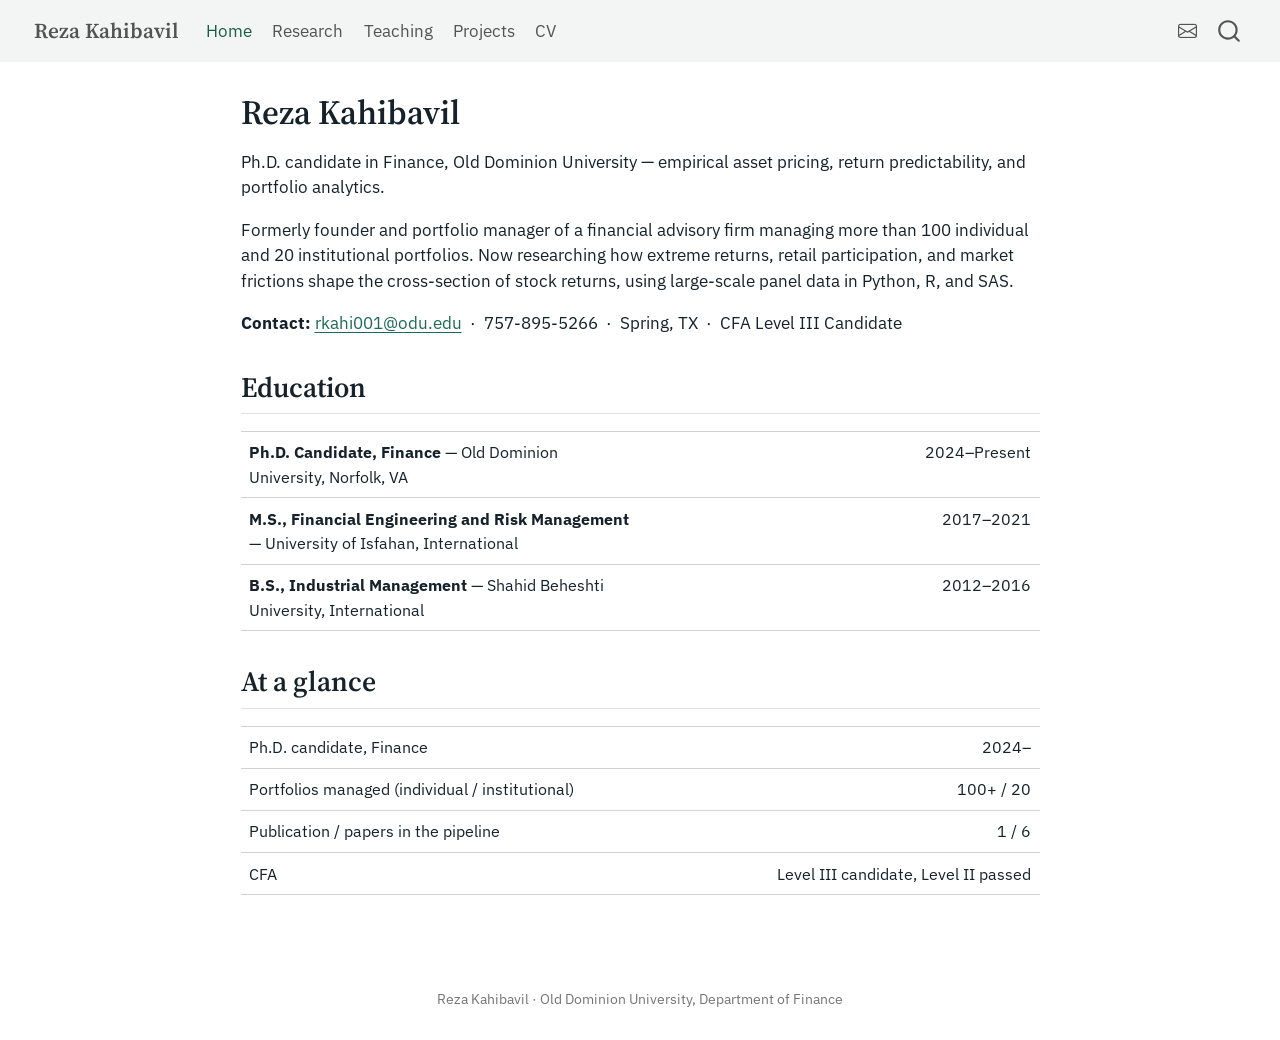
<file: docs/index.html>
<!DOCTYPE html>
<html xmlns="http://www.w3.org/1999/xhtml" lang="en" xml:lang="en"><head>

<meta charset="utf-8">
<meta name="generator" content="quarto-1.8.24">

<meta name="viewport" content="width=device-width, initial-scale=1.0, user-scalable=yes">


<title>Reza Kahibavil</title>
<style>
code{white-space: pre-wrap;}
span.smallcaps{font-variant: small-caps;}
div.columns{display: flex; gap: min(4vw, 1.5em);}
div.column{flex: auto; overflow-x: auto;}
div.hanging-indent{margin-left: 1.5em; text-indent: -1.5em;}
ul.task-list{list-style: none;}
ul.task-list li input[type="checkbox"] {
  width: 0.8em;
  margin: 0 0.8em 0.2em -1em; /* quarto-specific, see https://github.com/quarto-dev/quarto-cli/issues/4556 */ 
  vertical-align: middle;
}
</style>


<script src="site_libs/quarto-nav/quarto-nav.js"></script>
<script src="site_libs/quarto-nav/headroom.min.js"></script>
<script src="site_libs/clipboard/clipboard.min.js"></script>
<script src="site_libs/quarto-search/autocomplete.umd.js"></script>
<script src="site_libs/quarto-search/fuse.min.js"></script>
<script src="site_libs/quarto-search/quarto-search.js"></script>
<meta name="quarto:offset" content="./">
<link href="./assets/favicon.svg" rel="icon" type="image/svg+xml">
<script src="site_libs/quarto-html/quarto.js" type="module"></script>
<script src="site_libs/quarto-html/tabsets/tabsets.js" type="module"></script>
<script src="site_libs/quarto-html/axe/axe-check.js" type="module"></script>
<script src="site_libs/quarto-html/popper.min.js"></script>
<script src="site_libs/quarto-html/tippy.umd.min.js"></script>
<script src="site_libs/quarto-html/anchor.min.js"></script>
<link href="site_libs/quarto-html/tippy.css" rel="stylesheet">
<link href="site_libs/quarto-html/quarto-syntax-highlighting-dc55a5b9e770e841cd82e46aadbfb9b0.css" rel="stylesheet" id="quarto-text-highlighting-styles">
<script src="site_libs/bootstrap/bootstrap.min.js"></script>
<link href="site_libs/bootstrap/bootstrap-icons.css" rel="stylesheet">
<link href="site_libs/bootstrap/bootstrap-ba076bffc1203888888d5429547e9f0f.min.css" rel="stylesheet" append-hash="true" id="quarto-bootstrap" data-mode="light">
<script id="quarto-search-options" type="application/json">{
  "location": "navbar",
  "copy-button": false,
  "collapse-after": 3,
  "panel-placement": "end",
  "type": "overlay",
  "limit": 50,
  "keyboard-shortcut": [
    "f",
    "/",
    "s"
  ],
  "show-item-context": false,
  "language": {
    "search-no-results-text": "No results",
    "search-matching-documents-text": "matching documents",
    "search-copy-link-title": "Copy link to search",
    "search-hide-matches-text": "Hide additional matches",
    "search-more-match-text": "more match in this document",
    "search-more-matches-text": "more matches in this document",
    "search-clear-button-title": "Clear",
    "search-text-placeholder": "",
    "search-detached-cancel-button-title": "Cancel",
    "search-submit-button-title": "Submit",
    "search-label": "Search"
  }
}</script>


<meta property="og:title" content="Reza Kahibavil">
<meta property="og:description" content="Ph.D.&nbsp;candidate in Finance at Old Dominion University — empirical asset pricing, return predictability, and portfolio analytics.">
<meta property="og:site_name" content="Reza Kahibavil">
<meta name="twitter:title" content="Reza Kahibavil">
<meta name="twitter:description" content="Ph.D.&nbsp;candidate in Finance at Old Dominion University — empirical asset pricing, return predictability, and portfolio analytics.">
<meta name="twitter:card" content="summary">
</head>

<body class="nav-fixed fullcontent quarto-light">

<div id="quarto-search-results"></div>
  <header id="quarto-header" class="headroom fixed-top">
    <nav class="navbar navbar-expand-lg " data-bs-theme="dark">
      <div class="navbar-container container-fluid">
      <div class="navbar-brand-container mx-auto">
    <a href="./index.html" class="navbar-brand navbar-brand-logo">
    </a>
    <a class="navbar-brand" href="./index.html">
    <span class="navbar-title">Reza Kahibavil</span>
    </a>
  </div>
            <div id="quarto-search" class="" title="Search"></div>
          <button class="navbar-toggler" type="button" data-bs-toggle="collapse" data-bs-target="#navbarCollapse" aria-controls="navbarCollapse" role="menu" aria-expanded="false" aria-label="Toggle navigation" onclick="if (window.quartoToggleHeadroom) { window.quartoToggleHeadroom(); }">
  <span class="navbar-toggler-icon"></span>
</button>
          <div class="collapse navbar-collapse" id="navbarCollapse">
            <ul class="navbar-nav navbar-nav-scroll me-auto">
  <li class="nav-item">
    <a class="nav-link active" href="./index.html" aria-current="page"> 
<span class="menu-text">Home</span></a>
  </li>  
  <li class="nav-item">
    <a class="nav-link" href="./research.html"> 
<span class="menu-text">Research</span></a>
  </li>  
  <li class="nav-item">
    <a class="nav-link" href="./teaching.html"> 
<span class="menu-text">Teaching</span></a>
  </li>  
  <li class="nav-item">
    <a class="nav-link" href="./projects.html"> 
<span class="menu-text">Projects</span></a>
  </li>  
  <li class="nav-item">
    <a class="nav-link" href="./cv.html"> 
<span class="menu-text">CV</span></a>
  </li>  
</ul>
            <ul class="navbar-nav navbar-nav-scroll ms-auto">
  <li class="nav-item compact">
    <a class="nav-link" href="mailto:rkahi001@odu.edu"> <i class="bi bi-envelope" role="img" aria-label="Email">
</i> 
<span class="menu-text"></span></a>
  </li>  
</ul>
          </div> <!-- /navcollapse -->
            <div class="quarto-navbar-tools">
</div>
      </div> <!-- /container-fluid -->
    </nav>
</header>
<!-- content -->
<div id="quarto-content" class="quarto-container page-columns page-rows-contents page-layout-article page-navbar">
<!-- sidebar -->
<!-- margin-sidebar -->
    
<!-- main -->
<main class="content" id="quarto-document-content">

<header id="title-block-header" class="quarto-title-block default">
<div class="quarto-title">
<h1 class="title">Reza Kahibavil</h1>
</div>



<div class="quarto-title-meta">

    
  
    
  </div>
  


</header>


<p>Ph.D.&nbsp;candidate in Finance, Old Dominion University — empirical asset pricing, return predictability, and portfolio analytics.</p>
<p>Formerly founder and portfolio manager of a financial advisory firm managing more than 100 individual and 20 institutional portfolios. Now researching how extreme returns, retail participation, and market frictions shape the cross-section of stock returns, using large-scale panel data in Python, R, and SAS.</p>
<p><strong>Contact:</strong> <a href="mailto:rkahi001@odu.edu">rkahi001@odu.edu</a> &nbsp;·&nbsp; 757-895-5266 &nbsp;·&nbsp; Spring, TX &nbsp;·&nbsp; CFA Level III Candidate</p>
<section id="education" class="level2">
<h2 class="anchored" data-anchor-id="education">Education</h2>
<table class="ledger-table caption-top table">
<colgroup>
<col style="width: 50%">
<col style="width: 50%">
</colgroup>
<tbody>
<tr class="odd">
<td style="text-align: left;"><strong>Ph.D.&nbsp;Candidate, Finance</strong> — Old Dominion University, Norfolk, VA</td>
<td style="text-align: right;">2024–Present</td>
</tr>
<tr class="even">
<td style="text-align: left;"><strong>M.S., Financial Engineering and Risk Management</strong> — University of Isfahan, International</td>
<td style="text-align: right;">2017–2021</td>
</tr>
<tr class="odd">
<td style="text-align: left;"><strong>B.S., Industrial Management</strong> — Shahid Beheshti University, International</td>
<td style="text-align: right;">2012–2016</td>
</tr>
</tbody>
</table>
</section>
<section id="at-a-glance" class="level2">
<h2 class="anchored" data-anchor-id="at-a-glance">At a glance</h2>
<table class="ledger-table caption-top table">
<tbody>
<tr class="odd">
<td style="text-align: left;">Ph.D.&nbsp;candidate, Finance</td>
<td style="text-align: right;">2024–</td>
</tr>
<tr class="even">
<td style="text-align: left;">Portfolios managed (individual / institutional)</td>
<td style="text-align: right;">100+ / 20</td>
</tr>
<tr class="odd">
<td style="text-align: left;">Publication / papers in the pipeline</td>
<td style="text-align: right;">1 / 6</td>
</tr>
<tr class="even">
<td style="text-align: left;">CFA</td>
<td style="text-align: right;">Level III candidate, Level II passed</td>
</tr>
</tbody>
</table>


</section>

</main> <!-- /main -->
<script id="quarto-html-after-body" type="application/javascript">
  window.document.addEventListener("DOMContentLoaded", function (event) {
    const icon = "";
    const anchorJS = new window.AnchorJS();
    anchorJS.options = {
      placement: 'right',
      icon: icon
    };
    anchorJS.add('.anchored');
    const isCodeAnnotation = (el) => {
      for (const clz of el.classList) {
        if (clz.startsWith('code-annotation-')) {                     
          return true;
        }
      }
      return false;
    }
    const onCopySuccess = function(e) {
      // button target
      const button = e.trigger;
      // don't keep focus
      button.blur();
      // flash "checked"
      button.classList.add('code-copy-button-checked');
      var currentTitle = button.getAttribute("title");
      button.setAttribute("title", "Copied!");
      let tooltip;
      if (window.bootstrap) {
        button.setAttribute("data-bs-toggle", "tooltip");
        button.setAttribute("data-bs-placement", "left");
        button.setAttribute("data-bs-title", "Copied!");
        tooltip = new bootstrap.Tooltip(button, 
          { trigger: "manual", 
            customClass: "code-copy-button-tooltip",
            offset: [0, -8]});
        tooltip.show();    
      }
      setTimeout(function() {
        if (tooltip) {
          tooltip.hide();
          button.removeAttribute("data-bs-title");
          button.removeAttribute("data-bs-toggle");
          button.removeAttribute("data-bs-placement");
        }
        button.setAttribute("title", currentTitle);
        button.classList.remove('code-copy-button-checked');
      }, 1000);
      // clear code selection
      e.clearSelection();
    }
    const getTextToCopy = function(trigger) {
      const outerScaffold = trigger.parentElement.cloneNode(true);
      const codeEl = outerScaffold.querySelector('code');
      for (const childEl of codeEl.children) {
        if (isCodeAnnotation(childEl)) {
          childEl.remove();
        }
      }
      return codeEl.innerText;
    }
    const clipboard = new window.ClipboardJS('.code-copy-button:not([data-in-quarto-modal])', {
      text: getTextToCopy
    });
    clipboard.on('success', onCopySuccess);
    if (window.document.getElementById('quarto-embedded-source-code-modal')) {
      const clipboardModal = new window.ClipboardJS('.code-copy-button[data-in-quarto-modal]', {
        text: getTextToCopy,
        container: window.document.getElementById('quarto-embedded-source-code-modal')
      });
      clipboardModal.on('success', onCopySuccess);
    }
      var localhostRegex = new RegExp(/^(?:http|https):\/\/localhost\:?[0-9]*\//);
      var mailtoRegex = new RegExp(/^mailto:/);
        var filterRegex = new RegExp("https:\/\/rezzza93\.github\.io\/Reza_Site\/");
      var isInternal = (href) => {
          return filterRegex.test(href) || localhostRegex.test(href) || mailtoRegex.test(href);
      }
      // Inspect non-navigation links and adorn them if external
     var links = window.document.querySelectorAll('a[href]:not(.nav-link):not(.navbar-brand):not(.toc-action):not(.sidebar-link):not(.sidebar-item-toggle):not(.pagination-link):not(.no-external):not([aria-hidden]):not(.dropdown-item):not(.quarto-navigation-tool):not(.about-link)');
      for (var i=0; i<links.length; i++) {
        const link = links[i];
        if (!isInternal(link.href)) {
          // undo the damage that might have been done by quarto-nav.js in the case of
          // links that we want to consider external
          if (link.dataset.originalHref !== undefined) {
            link.href = link.dataset.originalHref;
          }
            // target, if specified
            link.setAttribute("target", "_blank");
            if (link.getAttribute("rel") === null) {
              link.setAttribute("rel", "noopener");
            }
        }
      }
    function tippyHover(el, contentFn, onTriggerFn, onUntriggerFn) {
      const config = {
        allowHTML: true,
        maxWidth: 500,
        delay: 100,
        arrow: false,
        appendTo: function(el) {
            return el.parentElement;
        },
        interactive: true,
        interactiveBorder: 10,
        theme: 'quarto',
        placement: 'bottom-start',
      };
      if (contentFn) {
        config.content = contentFn;
      }
      if (onTriggerFn) {
        config.onTrigger = onTriggerFn;
      }
      if (onUntriggerFn) {
        config.onUntrigger = onUntriggerFn;
      }
      window.tippy(el, config); 
    }
    const noterefs = window.document.querySelectorAll('a[role="doc-noteref"]');
    for (var i=0; i<noterefs.length; i++) {
      const ref = noterefs[i];
      tippyHover(ref, function() {
        // use id or data attribute instead here
        let href = ref.getAttribute('data-footnote-href') || ref.getAttribute('href');
        try { href = new URL(href).hash; } catch {}
        const id = href.replace(/^#\/?/, "");
        const note = window.document.getElementById(id);
        if (note) {
          return note.innerHTML;
        } else {
          return "";
        }
      });
    }
    const xrefs = window.document.querySelectorAll('a.quarto-xref');
    const processXRef = (id, note) => {
      // Strip column container classes
      const stripColumnClz = (el) => {
        el.classList.remove("page-full", "page-columns");
        if (el.children) {
          for (const child of el.children) {
            stripColumnClz(child);
          }
        }
      }
      stripColumnClz(note)
      if (id === null || id.startsWith('sec-')) {
        // Special case sections, only their first couple elements
        const container = document.createElement("div");
        if (note.children && note.children.length > 2) {
          container.appendChild(note.children[0].cloneNode(true));
          for (let i = 1; i < note.children.length; i++) {
            const child = note.children[i];
            if (child.tagName === "P" && child.innerText === "") {
              continue;
            } else {
              container.appendChild(child.cloneNode(true));
              break;
            }
          }
          if (window.Quarto?.typesetMath) {
            window.Quarto.typesetMath(container);
          }
          return container.innerHTML
        } else {
          if (window.Quarto?.typesetMath) {
            window.Quarto.typesetMath(note);
          }
          return note.innerHTML;
        }
      } else {
        // Remove any anchor links if they are present
        const anchorLink = note.querySelector('a.anchorjs-link');
        if (anchorLink) {
          anchorLink.remove();
        }
        if (window.Quarto?.typesetMath) {
          window.Quarto.typesetMath(note);
        }
        if (note.classList.contains("callout")) {
          return note.outerHTML;
        } else {
          return note.innerHTML;
        }
      }
    }
    for (var i=0; i<xrefs.length; i++) {
      const xref = xrefs[i];
      tippyHover(xref, undefined, function(instance) {
        instance.disable();
        let url = xref.getAttribute('href');
        let hash = undefined; 
        if (url.startsWith('#')) {
          hash = url;
        } else {
          try { hash = new URL(url).hash; } catch {}
        }
        if (hash) {
          const id = hash.replace(/^#\/?/, "");
          const note = window.document.getElementById(id);
          if (note !== null) {
            try {
              const html = processXRef(id, note.cloneNode(true));
              instance.setContent(html);
            } finally {
              instance.enable();
              instance.show();
            }
          } else {
            // See if we can fetch this
            fetch(url.split('#')[0])
            .then(res => res.text())
            .then(html => {
              const parser = new DOMParser();
              const htmlDoc = parser.parseFromString(html, "text/html");
              const note = htmlDoc.getElementById(id);
              if (note !== null) {
                const html = processXRef(id, note);
                instance.setContent(html);
              } 
            }).finally(() => {
              instance.enable();
              instance.show();
            });
          }
        } else {
          // See if we can fetch a full url (with no hash to target)
          // This is a special case and we should probably do some content thinning / targeting
          fetch(url)
          .then(res => res.text())
          .then(html => {
            const parser = new DOMParser();
            const htmlDoc = parser.parseFromString(html, "text/html");
            const note = htmlDoc.querySelector('main.content');
            if (note !== null) {
              // This should only happen for chapter cross references
              // (since there is no id in the URL)
              // remove the first header
              if (note.children.length > 0 && note.children[0].tagName === "HEADER") {
                note.children[0].remove();
              }
              const html = processXRef(null, note);
              instance.setContent(html);
            } 
          }).finally(() => {
            instance.enable();
            instance.show();
          });
        }
      }, function(instance) {
      });
    }
        let selectedAnnoteEl;
        const selectorForAnnotation = ( cell, annotation) => {
          let cellAttr = 'data-code-cell="' + cell + '"';
          let lineAttr = 'data-code-annotation="' +  annotation + '"';
          const selector = 'span[' + cellAttr + '][' + lineAttr + ']';
          return selector;
        }
        const selectCodeLines = (annoteEl) => {
          const doc = window.document;
          const targetCell = annoteEl.getAttribute("data-target-cell");
          const targetAnnotation = annoteEl.getAttribute("data-target-annotation");
          const annoteSpan = window.document.querySelector(selectorForAnnotation(targetCell, targetAnnotation));
          const lines = annoteSpan.getAttribute("data-code-lines").split(",");
          const lineIds = lines.map((line) => {
            return targetCell + "-" + line;
          })
          let top = null;
          let height = null;
          let parent = null;
          if (lineIds.length > 0) {
              //compute the position of the single el (top and bottom and make a div)
              const el = window.document.getElementById(lineIds[0]);
              top = el.offsetTop;
              height = el.offsetHeight;
              parent = el.parentElement.parentElement;
            if (lineIds.length > 1) {
              const lastEl = window.document.getElementById(lineIds[lineIds.length - 1]);
              const bottom = lastEl.offsetTop + lastEl.offsetHeight;
              height = bottom - top;
            }
            if (top !== null && height !== null && parent !== null) {
              // cook up a div (if necessary) and position it 
              let div = window.document.getElementById("code-annotation-line-highlight");
              if (div === null) {
                div = window.document.createElement("div");
                div.setAttribute("id", "code-annotation-line-highlight");
                div.style.position = 'absolute';
                parent.appendChild(div);
              }
              div.style.top = top - 2 + "px";
              div.style.height = height + 4 + "px";
              div.style.left = 0;
              let gutterDiv = window.document.getElementById("code-annotation-line-highlight-gutter");
              if (gutterDiv === null) {
                gutterDiv = window.document.createElement("div");
                gutterDiv.setAttribute("id", "code-annotation-line-highlight-gutter");
                gutterDiv.style.position = 'absolute';
                const codeCell = window.document.getElementById(targetCell);
                const gutter = codeCell.querySelector('.code-annotation-gutter');
                gutter.appendChild(gutterDiv);
              }
              gutterDiv.style.top = top - 2 + "px";
              gutterDiv.style.height = height + 4 + "px";
            }
            selectedAnnoteEl = annoteEl;
          }
        };
        const unselectCodeLines = () => {
          const elementsIds = ["code-annotation-line-highlight", "code-annotation-line-highlight-gutter"];
          elementsIds.forEach((elId) => {
            const div = window.document.getElementById(elId);
            if (div) {
              div.remove();
            }
          });
          selectedAnnoteEl = undefined;
        };
          // Handle positioning of the toggle
      window.addEventListener(
        "resize",
        throttle(() => {
          elRect = undefined;
          if (selectedAnnoteEl) {
            selectCodeLines(selectedAnnoteEl);
          }
        }, 10)
      );
      function throttle(fn, ms) {
      let throttle = false;
      let timer;
        return (...args) => {
          if(!throttle) { // first call gets through
              fn.apply(this, args);
              throttle = true;
          } else { // all the others get throttled
              if(timer) clearTimeout(timer); // cancel #2
              timer = setTimeout(() => {
                fn.apply(this, args);
                timer = throttle = false;
              }, ms);
          }
        };
      }
        // Attach click handler to the DT
        const annoteDls = window.document.querySelectorAll('dt[data-target-cell]');
        for (const annoteDlNode of annoteDls) {
          annoteDlNode.addEventListener('click', (event) => {
            const clickedEl = event.target;
            if (clickedEl !== selectedAnnoteEl) {
              unselectCodeLines();
              const activeEl = window.document.querySelector('dt[data-target-cell].code-annotation-active');
              if (activeEl) {
                activeEl.classList.remove('code-annotation-active');
              }
              selectCodeLines(clickedEl);
              clickedEl.classList.add('code-annotation-active');
            } else {
              // Unselect the line
              unselectCodeLines();
              clickedEl.classList.remove('code-annotation-active');
            }
          });
        }
    const findCites = (el) => {
      const parentEl = el.parentElement;
      if (parentEl) {
        const cites = parentEl.dataset.cites;
        if (cites) {
          return {
            el,
            cites: cites.split(' ')
          };
        } else {
          return findCites(el.parentElement)
        }
      } else {
        return undefined;
      }
    };
    var bibliorefs = window.document.querySelectorAll('a[role="doc-biblioref"]');
    for (var i=0; i<bibliorefs.length; i++) {
      const ref = bibliorefs[i];
      const citeInfo = findCites(ref);
      if (citeInfo) {
        tippyHover(citeInfo.el, function() {
          var popup = window.document.createElement('div');
          citeInfo.cites.forEach(function(cite) {
            var citeDiv = window.document.createElement('div');
            citeDiv.classList.add('hanging-indent');
            citeDiv.classList.add('csl-entry');
            var biblioDiv = window.document.getElementById('ref-' + cite);
            if (biblioDiv) {
              citeDiv.innerHTML = biblioDiv.innerHTML;
            }
            popup.appendChild(citeDiv);
          });
          return popup.innerHTML;
        });
      }
    }
  });
  </script>
</div> <!-- /content -->
<footer class="footer">
  <div class="nav-footer">
    <div class="nav-footer-left">
      &nbsp;
    </div>   
    <div class="nav-footer-center">
<p>Reza Kahibavil · Old Dominion University, Department of Finance</p>
</div>
    <div class="nav-footer-right">
      &nbsp;
    </div>
  </div>
</footer>




</body></html>
</file>
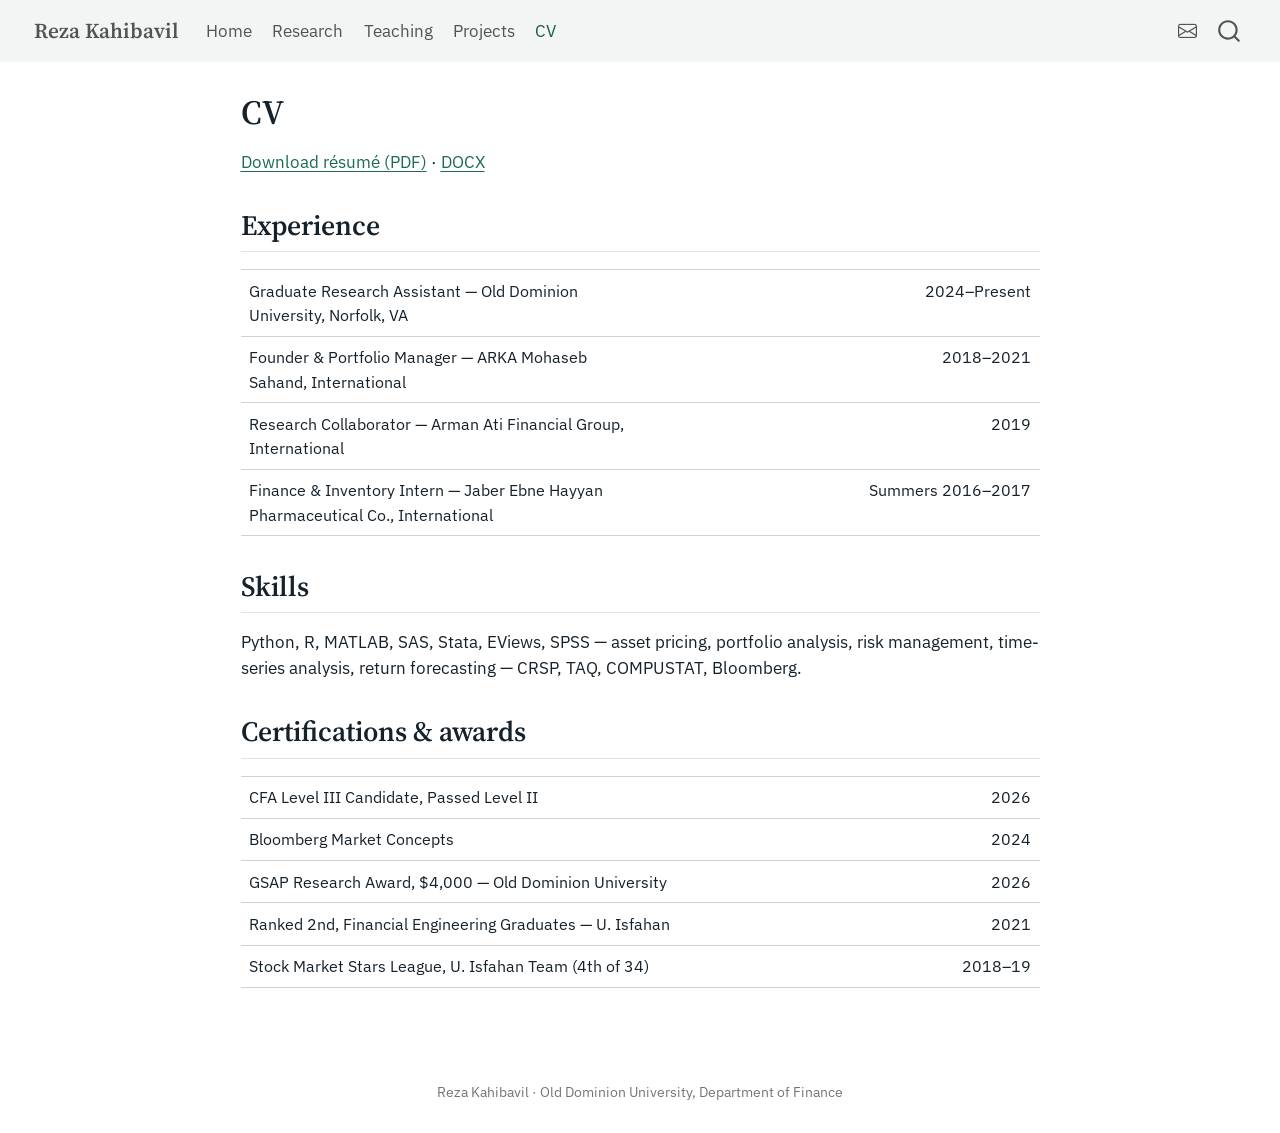
<file: docs/cv.html>
<!DOCTYPE html>
<html xmlns="http://www.w3.org/1999/xhtml" lang="en" xml:lang="en"><head>

<meta charset="utf-8">
<meta name="generator" content="quarto-1.8.24">

<meta name="viewport" content="width=device-width, initial-scale=1.0, user-scalable=yes">


<title>CV – Reza Kahibavil</title>
<style>
code{white-space: pre-wrap;}
span.smallcaps{font-variant: small-caps;}
div.columns{display: flex; gap: min(4vw, 1.5em);}
div.column{flex: auto; overflow-x: auto;}
div.hanging-indent{margin-left: 1.5em; text-indent: -1.5em;}
ul.task-list{list-style: none;}
ul.task-list li input[type="checkbox"] {
  width: 0.8em;
  margin: 0 0.8em 0.2em -1em; /* quarto-specific, see https://github.com/quarto-dev/quarto-cli/issues/4556 */ 
  vertical-align: middle;
}
</style>


<script src="site_libs/quarto-nav/quarto-nav.js"></script>
<script src="site_libs/quarto-nav/headroom.min.js"></script>
<script src="site_libs/clipboard/clipboard.min.js"></script>
<script src="site_libs/quarto-search/autocomplete.umd.js"></script>
<script src="site_libs/quarto-search/fuse.min.js"></script>
<script src="site_libs/quarto-search/quarto-search.js"></script>
<meta name="quarto:offset" content="./">
<link href="./assets/favicon.svg" rel="icon" type="image/svg+xml">
<script src="site_libs/quarto-html/quarto.js" type="module"></script>
<script src="site_libs/quarto-html/tabsets/tabsets.js" type="module"></script>
<script src="site_libs/quarto-html/axe/axe-check.js" type="module"></script>
<script src="site_libs/quarto-html/popper.min.js"></script>
<script src="site_libs/quarto-html/tippy.umd.min.js"></script>
<script src="site_libs/quarto-html/anchor.min.js"></script>
<link href="site_libs/quarto-html/tippy.css" rel="stylesheet">
<link href="site_libs/quarto-html/quarto-syntax-highlighting-dc55a5b9e770e841cd82e46aadbfb9b0.css" rel="stylesheet" id="quarto-text-highlighting-styles">
<script src="site_libs/bootstrap/bootstrap.min.js"></script>
<link href="site_libs/bootstrap/bootstrap-icons.css" rel="stylesheet">
<link href="site_libs/bootstrap/bootstrap-ba076bffc1203888888d5429547e9f0f.min.css" rel="stylesheet" append-hash="true" id="quarto-bootstrap" data-mode="light">
<script id="quarto-search-options" type="application/json">{
  "location": "navbar",
  "copy-button": false,
  "collapse-after": 3,
  "panel-placement": "end",
  "type": "overlay",
  "limit": 50,
  "keyboard-shortcut": [
    "f",
    "/",
    "s"
  ],
  "show-item-context": false,
  "language": {
    "search-no-results-text": "No results",
    "search-matching-documents-text": "matching documents",
    "search-copy-link-title": "Copy link to search",
    "search-hide-matches-text": "Hide additional matches",
    "search-more-match-text": "more match in this document",
    "search-more-matches-text": "more matches in this document",
    "search-clear-button-title": "Clear",
    "search-text-placeholder": "",
    "search-detached-cancel-button-title": "Cancel",
    "search-submit-button-title": "Submit",
    "search-label": "Search"
  }
}</script>


<meta property="og:title" content="CV – Reza Kahibavil">
<meta property="og:description" content="Ph.D.&nbsp;candidate in Finance at Old Dominion University — empirical asset pricing, return predictability, and portfolio analytics.">
<meta property="og:site_name" content="Reza Kahibavil">
<meta name="twitter:title" content="CV – Reza Kahibavil">
<meta name="twitter:description" content="Ph.D.&nbsp;candidate in Finance at Old Dominion University — empirical asset pricing, return predictability, and portfolio analytics.">
<meta name="twitter:card" content="summary">
</head>

<body class="nav-fixed fullcontent quarto-light">

<div id="quarto-search-results"></div>
  <header id="quarto-header" class="headroom fixed-top">
    <nav class="navbar navbar-expand-lg " data-bs-theme="dark">
      <div class="navbar-container container-fluid">
      <div class="navbar-brand-container mx-auto">
    <a href="./index.html" class="navbar-brand navbar-brand-logo">
    </a>
    <a class="navbar-brand" href="./index.html">
    <span class="navbar-title">Reza Kahibavil</span>
    </a>
  </div>
            <div id="quarto-search" class="" title="Search"></div>
          <button class="navbar-toggler" type="button" data-bs-toggle="collapse" data-bs-target="#navbarCollapse" aria-controls="navbarCollapse" role="menu" aria-expanded="false" aria-label="Toggle navigation" onclick="if (window.quartoToggleHeadroom) { window.quartoToggleHeadroom(); }">
  <span class="navbar-toggler-icon"></span>
</button>
          <div class="collapse navbar-collapse" id="navbarCollapse">
            <ul class="navbar-nav navbar-nav-scroll me-auto">
  <li class="nav-item">
    <a class="nav-link" href="./index.html"> 
<span class="menu-text">Home</span></a>
  </li>  
  <li class="nav-item">
    <a class="nav-link" href="./research.html"> 
<span class="menu-text">Research</span></a>
  </li>  
  <li class="nav-item">
    <a class="nav-link" href="./teaching.html"> 
<span class="menu-text">Teaching</span></a>
  </li>  
  <li class="nav-item">
    <a class="nav-link" href="./projects.html"> 
<span class="menu-text">Projects</span></a>
  </li>  
  <li class="nav-item">
    <a class="nav-link active" href="./cv.html" aria-current="page"> 
<span class="menu-text">CV</span></a>
  </li>  
</ul>
            <ul class="navbar-nav navbar-nav-scroll ms-auto">
  <li class="nav-item compact">
    <a class="nav-link" href="mailto:rkahi001@odu.edu"> <i class="bi bi-envelope" role="img" aria-label="Email">
</i> 
<span class="menu-text"></span></a>
  </li>  
</ul>
          </div> <!-- /navcollapse -->
            <div class="quarto-navbar-tools">
</div>
      </div> <!-- /container-fluid -->
    </nav>
</header>
<!-- content -->
<div id="quarto-content" class="quarto-container page-columns page-rows-contents page-layout-article page-navbar">
<!-- sidebar -->
<!-- margin-sidebar -->
    
<!-- main -->
<main class="content" id="quarto-document-content">

<header id="title-block-header" class="quarto-title-block default">
<div class="quarto-title">
<h1 class="title">CV</h1>
</div>



<div class="quarto-title-meta">

    
  
    
  </div>
  


</header>


<p><a href="files/cv/Reza_Kahibavil_Resume.pdf">Download résumé (PDF)</a> · <a href="files/cv/Reza_Kahibavil_Resume.docx">DOCX</a></p>
<section id="experience" class="level2">
<h2 class="anchored" data-anchor-id="experience">Experience</h2>
<table class="ledger-table caption-top table">
<colgroup>
<col style="width: 50%">
<col style="width: 50%">
</colgroup>
<tbody>
<tr class="odd">
<td style="text-align: left;">Graduate Research Assistant — Old Dominion University, Norfolk, VA</td>
<td style="text-align: right;">2024–Present</td>
</tr>
<tr class="even">
<td style="text-align: left;">Founder &amp; Portfolio Manager — ARKA Mohaseb Sahand, International</td>
<td style="text-align: right;">2018–2021</td>
</tr>
<tr class="odd">
<td style="text-align: left;">Research Collaborator — Arman Ati Financial Group, International</td>
<td style="text-align: right;">2019</td>
</tr>
<tr class="even">
<td style="text-align: left;">Finance &amp; Inventory Intern — Jaber Ebne Hayyan Pharmaceutical Co., International</td>
<td style="text-align: right;">Summers 2016–2017</td>
</tr>
</tbody>
</table>
</section>
<section id="skills" class="level2">
<h2 class="anchored" data-anchor-id="skills">Skills</h2>
<p>Python, R, MATLAB, SAS, Stata, EViews, SPSS — asset pricing, portfolio analysis, risk management, time-series analysis, return forecasting — CRSP, TAQ, COMPUSTAT, Bloomberg.</p>
</section>
<section id="certifications-awards" class="level2">
<h2 class="anchored" data-anchor-id="certifications-awards">Certifications &amp; awards</h2>
<table class="ledger-table caption-top table">
<tbody>
<tr class="odd">
<td style="text-align: left;">CFA Level III Candidate, Passed Level II</td>
<td style="text-align: right;">2026</td>
</tr>
<tr class="even">
<td style="text-align: left;">Bloomberg Market Concepts</td>
<td style="text-align: right;">2024</td>
</tr>
<tr class="odd">
<td style="text-align: left;">GSAP Research Award, $4,000 — Old Dominion University</td>
<td style="text-align: right;">2026</td>
</tr>
<tr class="even">
<td style="text-align: left;">Ranked 2nd, Financial Engineering Graduates — U. Isfahan</td>
<td style="text-align: right;">2021</td>
</tr>
<tr class="odd">
<td style="text-align: left;">Stock Market Stars League, U. Isfahan Team (4th of 34)</td>
<td style="text-align: right;">2018–19</td>
</tr>
</tbody>
</table>


</section>

</main> <!-- /main -->
<script id="quarto-html-after-body" type="application/javascript">
  window.document.addEventListener("DOMContentLoaded", function (event) {
    const icon = "";
    const anchorJS = new window.AnchorJS();
    anchorJS.options = {
      placement: 'right',
      icon: icon
    };
    anchorJS.add('.anchored');
    const isCodeAnnotation = (el) => {
      for (const clz of el.classList) {
        if (clz.startsWith('code-annotation-')) {                     
          return true;
        }
      }
      return false;
    }
    const onCopySuccess = function(e) {
      // button target
      const button = e.trigger;
      // don't keep focus
      button.blur();
      // flash "checked"
      button.classList.add('code-copy-button-checked');
      var currentTitle = button.getAttribute("title");
      button.setAttribute("title", "Copied!");
      let tooltip;
      if (window.bootstrap) {
        button.setAttribute("data-bs-toggle", "tooltip");
        button.setAttribute("data-bs-placement", "left");
        button.setAttribute("data-bs-title", "Copied!");
        tooltip = new bootstrap.Tooltip(button, 
          { trigger: "manual", 
            customClass: "code-copy-button-tooltip",
            offset: [0, -8]});
        tooltip.show();    
      }
      setTimeout(function() {
        if (tooltip) {
          tooltip.hide();
          button.removeAttribute("data-bs-title");
          button.removeAttribute("data-bs-toggle");
          button.removeAttribute("data-bs-placement");
        }
        button.setAttribute("title", currentTitle);
        button.classList.remove('code-copy-button-checked');
      }, 1000);
      // clear code selection
      e.clearSelection();
    }
    const getTextToCopy = function(trigger) {
      const outerScaffold = trigger.parentElement.cloneNode(true);
      const codeEl = outerScaffold.querySelector('code');
      for (const childEl of codeEl.children) {
        if (isCodeAnnotation(childEl)) {
          childEl.remove();
        }
      }
      return codeEl.innerText;
    }
    const clipboard = new window.ClipboardJS('.code-copy-button:not([data-in-quarto-modal])', {
      text: getTextToCopy
    });
    clipboard.on('success', onCopySuccess);
    if (window.document.getElementById('quarto-embedded-source-code-modal')) {
      const clipboardModal = new window.ClipboardJS('.code-copy-button[data-in-quarto-modal]', {
        text: getTextToCopy,
        container: window.document.getElementById('quarto-embedded-source-code-modal')
      });
      clipboardModal.on('success', onCopySuccess);
    }
      var localhostRegex = new RegExp(/^(?:http|https):\/\/localhost\:?[0-9]*\//);
      var mailtoRegex = new RegExp(/^mailto:/);
        var filterRegex = new RegExp("https:\/\/rezzza93\.github\.io\/Reza_Site\/");
      var isInternal = (href) => {
          return filterRegex.test(href) || localhostRegex.test(href) || mailtoRegex.test(href);
      }
      // Inspect non-navigation links and adorn them if external
     var links = window.document.querySelectorAll('a[href]:not(.nav-link):not(.navbar-brand):not(.toc-action):not(.sidebar-link):not(.sidebar-item-toggle):not(.pagination-link):not(.no-external):not([aria-hidden]):not(.dropdown-item):not(.quarto-navigation-tool):not(.about-link)');
      for (var i=0; i<links.length; i++) {
        const link = links[i];
        if (!isInternal(link.href)) {
          // undo the damage that might have been done by quarto-nav.js in the case of
          // links that we want to consider external
          if (link.dataset.originalHref !== undefined) {
            link.href = link.dataset.originalHref;
          }
            // target, if specified
            link.setAttribute("target", "_blank");
            if (link.getAttribute("rel") === null) {
              link.setAttribute("rel", "noopener");
            }
        }
      }
    function tippyHover(el, contentFn, onTriggerFn, onUntriggerFn) {
      const config = {
        allowHTML: true,
        maxWidth: 500,
        delay: 100,
        arrow: false,
        appendTo: function(el) {
            return el.parentElement;
        },
        interactive: true,
        interactiveBorder: 10,
        theme: 'quarto',
        placement: 'bottom-start',
      };
      if (contentFn) {
        config.content = contentFn;
      }
      if (onTriggerFn) {
        config.onTrigger = onTriggerFn;
      }
      if (onUntriggerFn) {
        config.onUntrigger = onUntriggerFn;
      }
      window.tippy(el, config); 
    }
    const noterefs = window.document.querySelectorAll('a[role="doc-noteref"]');
    for (var i=0; i<noterefs.length; i++) {
      const ref = noterefs[i];
      tippyHover(ref, function() {
        // use id or data attribute instead here
        let href = ref.getAttribute('data-footnote-href') || ref.getAttribute('href');
        try { href = new URL(href).hash; } catch {}
        const id = href.replace(/^#\/?/, "");
        const note = window.document.getElementById(id);
        if (note) {
          return note.innerHTML;
        } else {
          return "";
        }
      });
    }
    const xrefs = window.document.querySelectorAll('a.quarto-xref');
    const processXRef = (id, note) => {
      // Strip column container classes
      const stripColumnClz = (el) => {
        el.classList.remove("page-full", "page-columns");
        if (el.children) {
          for (const child of el.children) {
            stripColumnClz(child);
          }
        }
      }
      stripColumnClz(note)
      if (id === null || id.startsWith('sec-')) {
        // Special case sections, only their first couple elements
        const container = document.createElement("div");
        if (note.children && note.children.length > 2) {
          container.appendChild(note.children[0].cloneNode(true));
          for (let i = 1; i < note.children.length; i++) {
            const child = note.children[i];
            if (child.tagName === "P" && child.innerText === "") {
              continue;
            } else {
              container.appendChild(child.cloneNode(true));
              break;
            }
          }
          if (window.Quarto?.typesetMath) {
            window.Quarto.typesetMath(container);
          }
          return container.innerHTML
        } else {
          if (window.Quarto?.typesetMath) {
            window.Quarto.typesetMath(note);
          }
          return note.innerHTML;
        }
      } else {
        // Remove any anchor links if they are present
        const anchorLink = note.querySelector('a.anchorjs-link');
        if (anchorLink) {
          anchorLink.remove();
        }
        if (window.Quarto?.typesetMath) {
          window.Quarto.typesetMath(note);
        }
        if (note.classList.contains("callout")) {
          return note.outerHTML;
        } else {
          return note.innerHTML;
        }
      }
    }
    for (var i=0; i<xrefs.length; i++) {
      const xref = xrefs[i];
      tippyHover(xref, undefined, function(instance) {
        instance.disable();
        let url = xref.getAttribute('href');
        let hash = undefined; 
        if (url.startsWith('#')) {
          hash = url;
        } else {
          try { hash = new URL(url).hash; } catch {}
        }
        if (hash) {
          const id = hash.replace(/^#\/?/, "");
          const note = window.document.getElementById(id);
          if (note !== null) {
            try {
              const html = processXRef(id, note.cloneNode(true));
              instance.setContent(html);
            } finally {
              instance.enable();
              instance.show();
            }
          } else {
            // See if we can fetch this
            fetch(url.split('#')[0])
            .then(res => res.text())
            .then(html => {
              const parser = new DOMParser();
              const htmlDoc = parser.parseFromString(html, "text/html");
              const note = htmlDoc.getElementById(id);
              if (note !== null) {
                const html = processXRef(id, note);
                instance.setContent(html);
              } 
            }).finally(() => {
              instance.enable();
              instance.show();
            });
          }
        } else {
          // See if we can fetch a full url (with no hash to target)
          // This is a special case and we should probably do some content thinning / targeting
          fetch(url)
          .then(res => res.text())
          .then(html => {
            const parser = new DOMParser();
            const htmlDoc = parser.parseFromString(html, "text/html");
            const note = htmlDoc.querySelector('main.content');
            if (note !== null) {
              // This should only happen for chapter cross references
              // (since there is no id in the URL)
              // remove the first header
              if (note.children.length > 0 && note.children[0].tagName === "HEADER") {
                note.children[0].remove();
              }
              const html = processXRef(null, note);
              instance.setContent(html);
            } 
          }).finally(() => {
            instance.enable();
            instance.show();
          });
        }
      }, function(instance) {
      });
    }
        let selectedAnnoteEl;
        const selectorForAnnotation = ( cell, annotation) => {
          let cellAttr = 'data-code-cell="' + cell + '"';
          let lineAttr = 'data-code-annotation="' +  annotation + '"';
          const selector = 'span[' + cellAttr + '][' + lineAttr + ']';
          return selector;
        }
        const selectCodeLines = (annoteEl) => {
          const doc = window.document;
          const targetCell = annoteEl.getAttribute("data-target-cell");
          const targetAnnotation = annoteEl.getAttribute("data-target-annotation");
          const annoteSpan = window.document.querySelector(selectorForAnnotation(targetCell, targetAnnotation));
          const lines = annoteSpan.getAttribute("data-code-lines").split(",");
          const lineIds = lines.map((line) => {
            return targetCell + "-" + line;
          })
          let top = null;
          let height = null;
          let parent = null;
          if (lineIds.length > 0) {
              //compute the position of the single el (top and bottom and make a div)
              const el = window.document.getElementById(lineIds[0]);
              top = el.offsetTop;
              height = el.offsetHeight;
              parent = el.parentElement.parentElement;
            if (lineIds.length > 1) {
              const lastEl = window.document.getElementById(lineIds[lineIds.length - 1]);
              const bottom = lastEl.offsetTop + lastEl.offsetHeight;
              height = bottom - top;
            }
            if (top !== null && height !== null && parent !== null) {
              // cook up a div (if necessary) and position it 
              let div = window.document.getElementById("code-annotation-line-highlight");
              if (div === null) {
                div = window.document.createElement("div");
                div.setAttribute("id", "code-annotation-line-highlight");
                div.style.position = 'absolute';
                parent.appendChild(div);
              }
              div.style.top = top - 2 + "px";
              div.style.height = height + 4 + "px";
              div.style.left = 0;
              let gutterDiv = window.document.getElementById("code-annotation-line-highlight-gutter");
              if (gutterDiv === null) {
                gutterDiv = window.document.createElement("div");
                gutterDiv.setAttribute("id", "code-annotation-line-highlight-gutter");
                gutterDiv.style.position = 'absolute';
                const codeCell = window.document.getElementById(targetCell);
                const gutter = codeCell.querySelector('.code-annotation-gutter');
                gutter.appendChild(gutterDiv);
              }
              gutterDiv.style.top = top - 2 + "px";
              gutterDiv.style.height = height + 4 + "px";
            }
            selectedAnnoteEl = annoteEl;
          }
        };
        const unselectCodeLines = () => {
          const elementsIds = ["code-annotation-line-highlight", "code-annotation-line-highlight-gutter"];
          elementsIds.forEach((elId) => {
            const div = window.document.getElementById(elId);
            if (div) {
              div.remove();
            }
          });
          selectedAnnoteEl = undefined;
        };
          // Handle positioning of the toggle
      window.addEventListener(
        "resize",
        throttle(() => {
          elRect = undefined;
          if (selectedAnnoteEl) {
            selectCodeLines(selectedAnnoteEl);
          }
        }, 10)
      );
      function throttle(fn, ms) {
      let throttle = false;
      let timer;
        return (...args) => {
          if(!throttle) { // first call gets through
              fn.apply(this, args);
              throttle = true;
          } else { // all the others get throttled
              if(timer) clearTimeout(timer); // cancel #2
              timer = setTimeout(() => {
                fn.apply(this, args);
                timer = throttle = false;
              }, ms);
          }
        };
      }
        // Attach click handler to the DT
        const annoteDls = window.document.querySelectorAll('dt[data-target-cell]');
        for (const annoteDlNode of annoteDls) {
          annoteDlNode.addEventListener('click', (event) => {
            const clickedEl = event.target;
            if (clickedEl !== selectedAnnoteEl) {
              unselectCodeLines();
              const activeEl = window.document.querySelector('dt[data-target-cell].code-annotation-active');
              if (activeEl) {
                activeEl.classList.remove('code-annotation-active');
              }
              selectCodeLines(clickedEl);
              clickedEl.classList.add('code-annotation-active');
            } else {
              // Unselect the line
              unselectCodeLines();
              clickedEl.classList.remove('code-annotation-active');
            }
          });
        }
    const findCites = (el) => {
      const parentEl = el.parentElement;
      if (parentEl) {
        const cites = parentEl.dataset.cites;
        if (cites) {
          return {
            el,
            cites: cites.split(' ')
          };
        } else {
          return findCites(el.parentElement)
        }
      } else {
        return undefined;
      }
    };
    var bibliorefs = window.document.querySelectorAll('a[role="doc-biblioref"]');
    for (var i=0; i<bibliorefs.length; i++) {
      const ref = bibliorefs[i];
      const citeInfo = findCites(ref);
      if (citeInfo) {
        tippyHover(citeInfo.el, function() {
          var popup = window.document.createElement('div');
          citeInfo.cites.forEach(function(cite) {
            var citeDiv = window.document.createElement('div');
            citeDiv.classList.add('hanging-indent');
            citeDiv.classList.add('csl-entry');
            var biblioDiv = window.document.getElementById('ref-' + cite);
            if (biblioDiv) {
              citeDiv.innerHTML = biblioDiv.innerHTML;
            }
            popup.appendChild(citeDiv);
          });
          return popup.innerHTML;
        });
      }
    }
  });
  </script>
</div> <!-- /content -->
<footer class="footer">
  <div class="nav-footer">
    <div class="nav-footer-left">
      &nbsp;
    </div>   
    <div class="nav-footer-center">
<p>Reza Kahibavil · Old Dominion University, Department of Finance</p>
</div>
    <div class="nav-footer-right">
      &nbsp;
    </div>
  </div>
</footer>




</body></html>
</file>
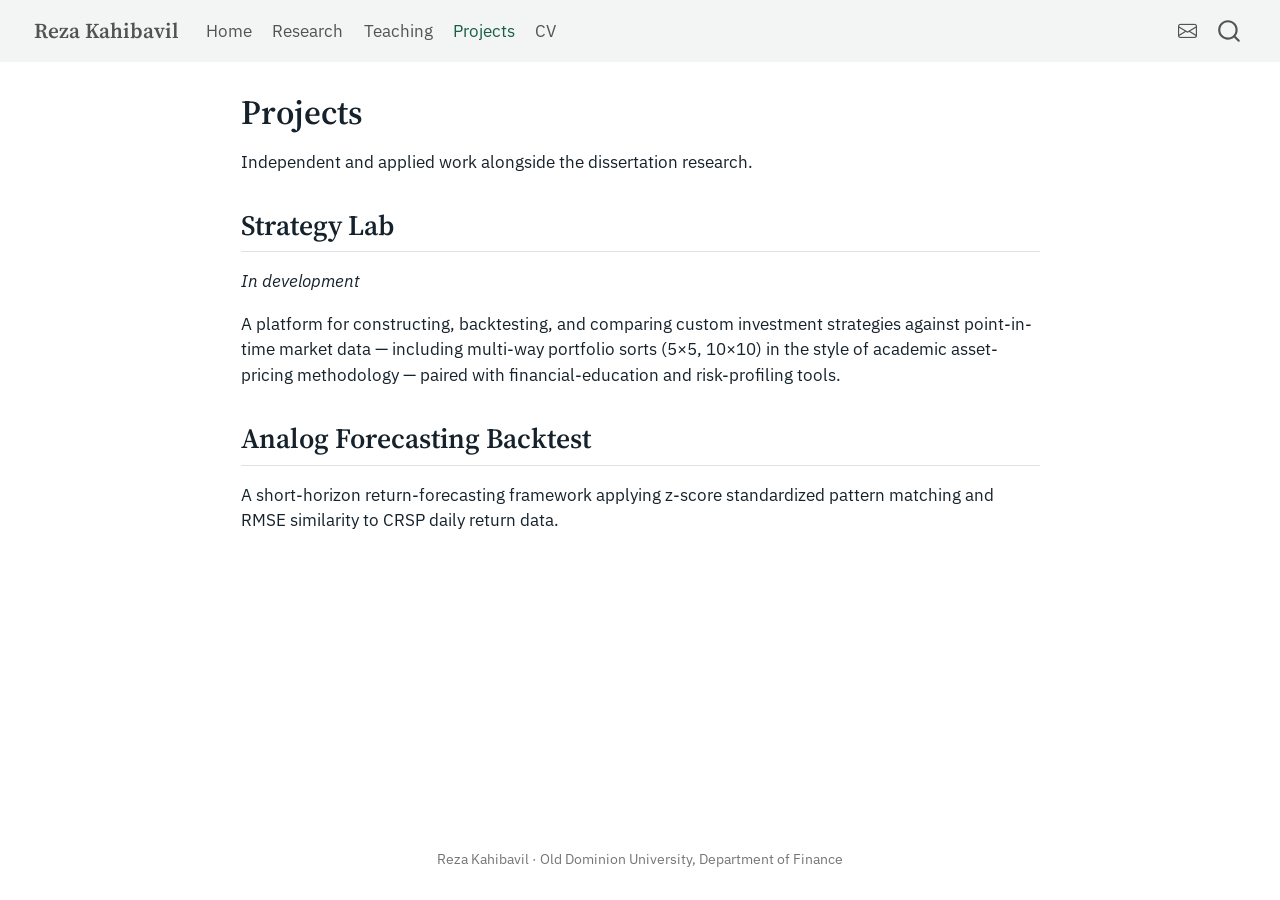
<file: docs/projects.html>
<!DOCTYPE html>
<html xmlns="http://www.w3.org/1999/xhtml" lang="en" xml:lang="en"><head>

<meta charset="utf-8">
<meta name="generator" content="quarto-1.8.24">

<meta name="viewport" content="width=device-width, initial-scale=1.0, user-scalable=yes">


<title>Projects – Reza Kahibavil</title>
<style>
code{white-space: pre-wrap;}
span.smallcaps{font-variant: small-caps;}
div.columns{display: flex; gap: min(4vw, 1.5em);}
div.column{flex: auto; overflow-x: auto;}
div.hanging-indent{margin-left: 1.5em; text-indent: -1.5em;}
ul.task-list{list-style: none;}
ul.task-list li input[type="checkbox"] {
  width: 0.8em;
  margin: 0 0.8em 0.2em -1em; /* quarto-specific, see https://github.com/quarto-dev/quarto-cli/issues/4556 */ 
  vertical-align: middle;
}
</style>


<script src="site_libs/quarto-nav/quarto-nav.js"></script>
<script src="site_libs/quarto-nav/headroom.min.js"></script>
<script src="site_libs/clipboard/clipboard.min.js"></script>
<script src="site_libs/quarto-search/autocomplete.umd.js"></script>
<script src="site_libs/quarto-search/fuse.min.js"></script>
<script src="site_libs/quarto-search/quarto-search.js"></script>
<meta name="quarto:offset" content="./">
<link href="./assets/favicon.svg" rel="icon" type="image/svg+xml">
<script src="site_libs/quarto-html/quarto.js" type="module"></script>
<script src="site_libs/quarto-html/tabsets/tabsets.js" type="module"></script>
<script src="site_libs/quarto-html/axe/axe-check.js" type="module"></script>
<script src="site_libs/quarto-html/popper.min.js"></script>
<script src="site_libs/quarto-html/tippy.umd.min.js"></script>
<script src="site_libs/quarto-html/anchor.min.js"></script>
<link href="site_libs/quarto-html/tippy.css" rel="stylesheet">
<link href="site_libs/quarto-html/quarto-syntax-highlighting-dc55a5b9e770e841cd82e46aadbfb9b0.css" rel="stylesheet" id="quarto-text-highlighting-styles">
<script src="site_libs/bootstrap/bootstrap.min.js"></script>
<link href="site_libs/bootstrap/bootstrap-icons.css" rel="stylesheet">
<link href="site_libs/bootstrap/bootstrap-ba076bffc1203888888d5429547e9f0f.min.css" rel="stylesheet" append-hash="true" id="quarto-bootstrap" data-mode="light">
<script id="quarto-search-options" type="application/json">{
  "location": "navbar",
  "copy-button": false,
  "collapse-after": 3,
  "panel-placement": "end",
  "type": "overlay",
  "limit": 50,
  "keyboard-shortcut": [
    "f",
    "/",
    "s"
  ],
  "show-item-context": false,
  "language": {
    "search-no-results-text": "No results",
    "search-matching-documents-text": "matching documents",
    "search-copy-link-title": "Copy link to search",
    "search-hide-matches-text": "Hide additional matches",
    "search-more-match-text": "more match in this document",
    "search-more-matches-text": "more matches in this document",
    "search-clear-button-title": "Clear",
    "search-text-placeholder": "",
    "search-detached-cancel-button-title": "Cancel",
    "search-submit-button-title": "Submit",
    "search-label": "Search"
  }
}</script>


<meta property="og:title" content="Projects – Reza Kahibavil">
<meta property="og:description" content="Ph.D.&nbsp;candidate in Finance at Old Dominion University — empirical asset pricing, return predictability, and portfolio analytics.">
<meta property="og:site_name" content="Reza Kahibavil">
<meta name="twitter:title" content="Projects – Reza Kahibavil">
<meta name="twitter:description" content="Ph.D.&nbsp;candidate in Finance at Old Dominion University — empirical asset pricing, return predictability, and portfolio analytics.">
<meta name="twitter:card" content="summary">
</head>

<body class="nav-fixed fullcontent quarto-light">

<div id="quarto-search-results"></div>
  <header id="quarto-header" class="headroom fixed-top">
    <nav class="navbar navbar-expand-lg " data-bs-theme="dark">
      <div class="navbar-container container-fluid">
      <div class="navbar-brand-container mx-auto">
    <a href="./index.html" class="navbar-brand navbar-brand-logo">
    </a>
    <a class="navbar-brand" href="./index.html">
    <span class="navbar-title">Reza Kahibavil</span>
    </a>
  </div>
            <div id="quarto-search" class="" title="Search"></div>
          <button class="navbar-toggler" type="button" data-bs-toggle="collapse" data-bs-target="#navbarCollapse" aria-controls="navbarCollapse" role="menu" aria-expanded="false" aria-label="Toggle navigation" onclick="if (window.quartoToggleHeadroom) { window.quartoToggleHeadroom(); }">
  <span class="navbar-toggler-icon"></span>
</button>
          <div class="collapse navbar-collapse" id="navbarCollapse">
            <ul class="navbar-nav navbar-nav-scroll me-auto">
  <li class="nav-item">
    <a class="nav-link" href="./index.html"> 
<span class="menu-text">Home</span></a>
  </li>  
  <li class="nav-item">
    <a class="nav-link" href="./research.html"> 
<span class="menu-text">Research</span></a>
  </li>  
  <li class="nav-item">
    <a class="nav-link" href="./teaching.html"> 
<span class="menu-text">Teaching</span></a>
  </li>  
  <li class="nav-item">
    <a class="nav-link active" href="./projects.html" aria-current="page"> 
<span class="menu-text">Projects</span></a>
  </li>  
  <li class="nav-item">
    <a class="nav-link" href="./cv.html"> 
<span class="menu-text">CV</span></a>
  </li>  
</ul>
            <ul class="navbar-nav navbar-nav-scroll ms-auto">
  <li class="nav-item compact">
    <a class="nav-link" href="mailto:rkahi001@odu.edu"> <i class="bi bi-envelope" role="img" aria-label="Email">
</i> 
<span class="menu-text"></span></a>
  </li>  
</ul>
          </div> <!-- /navcollapse -->
            <div class="quarto-navbar-tools">
</div>
      </div> <!-- /container-fluid -->
    </nav>
</header>
<!-- content -->
<div id="quarto-content" class="quarto-container page-columns page-rows-contents page-layout-article page-navbar">
<!-- sidebar -->
<!-- margin-sidebar -->
    
<!-- main -->
<main class="content" id="quarto-document-content">

<header id="title-block-header" class="quarto-title-block default">
<div class="quarto-title">
<h1 class="title">Projects</h1>
</div>



<div class="quarto-title-meta">

    
  
    
  </div>
  


</header>


<p>Independent and applied work alongside the dissertation research.</p>
<section id="strategy-lab" class="level2 unnumbered">
<h2 class="unnumbered anchored" data-anchor-id="strategy-lab">Strategy Lab</h2>
<p><em>In development</em></p>
<p>A platform for constructing, backtesting, and comparing custom investment strategies against point-in-time market data — including multi-way portfolio sorts (5×5, 10×10) in the style of academic asset-pricing methodology — paired with financial-education and risk-profiling tools.</p>
</section>
<section id="analog-forecasting-backtest" class="level2 unnumbered">
<h2 class="unnumbered anchored" data-anchor-id="analog-forecasting-backtest">Analog Forecasting Backtest</h2>
<p>A short-horizon return-forecasting framework applying z-score standardized pattern matching and RMSE similarity to CRSP daily return data.</p>


</section>

</main> <!-- /main -->
<script id="quarto-html-after-body" type="application/javascript">
  window.document.addEventListener("DOMContentLoaded", function (event) {
    const icon = "";
    const anchorJS = new window.AnchorJS();
    anchorJS.options = {
      placement: 'right',
      icon: icon
    };
    anchorJS.add('.anchored');
    const isCodeAnnotation = (el) => {
      for (const clz of el.classList) {
        if (clz.startsWith('code-annotation-')) {                     
          return true;
        }
      }
      return false;
    }
    const onCopySuccess = function(e) {
      // button target
      const button = e.trigger;
      // don't keep focus
      button.blur();
      // flash "checked"
      button.classList.add('code-copy-button-checked');
      var currentTitle = button.getAttribute("title");
      button.setAttribute("title", "Copied!");
      let tooltip;
      if (window.bootstrap) {
        button.setAttribute("data-bs-toggle", "tooltip");
        button.setAttribute("data-bs-placement", "left");
        button.setAttribute("data-bs-title", "Copied!");
        tooltip = new bootstrap.Tooltip(button, 
          { trigger: "manual", 
            customClass: "code-copy-button-tooltip",
            offset: [0, -8]});
        tooltip.show();    
      }
      setTimeout(function() {
        if (tooltip) {
          tooltip.hide();
          button.removeAttribute("data-bs-title");
          button.removeAttribute("data-bs-toggle");
          button.removeAttribute("data-bs-placement");
        }
        button.setAttribute("title", currentTitle);
        button.classList.remove('code-copy-button-checked');
      }, 1000);
      // clear code selection
      e.clearSelection();
    }
    const getTextToCopy = function(trigger) {
      const outerScaffold = trigger.parentElement.cloneNode(true);
      const codeEl = outerScaffold.querySelector('code');
      for (const childEl of codeEl.children) {
        if (isCodeAnnotation(childEl)) {
          childEl.remove();
        }
      }
      return codeEl.innerText;
    }
    const clipboard = new window.ClipboardJS('.code-copy-button:not([data-in-quarto-modal])', {
      text: getTextToCopy
    });
    clipboard.on('success', onCopySuccess);
    if (window.document.getElementById('quarto-embedded-source-code-modal')) {
      const clipboardModal = new window.ClipboardJS('.code-copy-button[data-in-quarto-modal]', {
        text: getTextToCopy,
        container: window.document.getElementById('quarto-embedded-source-code-modal')
      });
      clipboardModal.on('success', onCopySuccess);
    }
      var localhostRegex = new RegExp(/^(?:http|https):\/\/localhost\:?[0-9]*\//);
      var mailtoRegex = new RegExp(/^mailto:/);
        var filterRegex = new RegExp("https:\/\/rezzza93\.github\.io\/Reza_Site\/");
      var isInternal = (href) => {
          return filterRegex.test(href) || localhostRegex.test(href) || mailtoRegex.test(href);
      }
      // Inspect non-navigation links and adorn them if external
     var links = window.document.querySelectorAll('a[href]:not(.nav-link):not(.navbar-brand):not(.toc-action):not(.sidebar-link):not(.sidebar-item-toggle):not(.pagination-link):not(.no-external):not([aria-hidden]):not(.dropdown-item):not(.quarto-navigation-tool):not(.about-link)');
      for (var i=0; i<links.length; i++) {
        const link = links[i];
        if (!isInternal(link.href)) {
          // undo the damage that might have been done by quarto-nav.js in the case of
          // links that we want to consider external
          if (link.dataset.originalHref !== undefined) {
            link.href = link.dataset.originalHref;
          }
            // target, if specified
            link.setAttribute("target", "_blank");
            if (link.getAttribute("rel") === null) {
              link.setAttribute("rel", "noopener");
            }
        }
      }
    function tippyHover(el, contentFn, onTriggerFn, onUntriggerFn) {
      const config = {
        allowHTML: true,
        maxWidth: 500,
        delay: 100,
        arrow: false,
        appendTo: function(el) {
            return el.parentElement;
        },
        interactive: true,
        interactiveBorder: 10,
        theme: 'quarto',
        placement: 'bottom-start',
      };
      if (contentFn) {
        config.content = contentFn;
      }
      if (onTriggerFn) {
        config.onTrigger = onTriggerFn;
      }
      if (onUntriggerFn) {
        config.onUntrigger = onUntriggerFn;
      }
      window.tippy(el, config); 
    }
    const noterefs = window.document.querySelectorAll('a[role="doc-noteref"]');
    for (var i=0; i<noterefs.length; i++) {
      const ref = noterefs[i];
      tippyHover(ref, function() {
        // use id or data attribute instead here
        let href = ref.getAttribute('data-footnote-href') || ref.getAttribute('href');
        try { href = new URL(href).hash; } catch {}
        const id = href.replace(/^#\/?/, "");
        const note = window.document.getElementById(id);
        if (note) {
          return note.innerHTML;
        } else {
          return "";
        }
      });
    }
    const xrefs = window.document.querySelectorAll('a.quarto-xref');
    const processXRef = (id, note) => {
      // Strip column container classes
      const stripColumnClz = (el) => {
        el.classList.remove("page-full", "page-columns");
        if (el.children) {
          for (const child of el.children) {
            stripColumnClz(child);
          }
        }
      }
      stripColumnClz(note)
      if (id === null || id.startsWith('sec-')) {
        // Special case sections, only their first couple elements
        const container = document.createElement("div");
        if (note.children && note.children.length > 2) {
          container.appendChild(note.children[0].cloneNode(true));
          for (let i = 1; i < note.children.length; i++) {
            const child = note.children[i];
            if (child.tagName === "P" && child.innerText === "") {
              continue;
            } else {
              container.appendChild(child.cloneNode(true));
              break;
            }
          }
          if (window.Quarto?.typesetMath) {
            window.Quarto.typesetMath(container);
          }
          return container.innerHTML
        } else {
          if (window.Quarto?.typesetMath) {
            window.Quarto.typesetMath(note);
          }
          return note.innerHTML;
        }
      } else {
        // Remove any anchor links if they are present
        const anchorLink = note.querySelector('a.anchorjs-link');
        if (anchorLink) {
          anchorLink.remove();
        }
        if (window.Quarto?.typesetMath) {
          window.Quarto.typesetMath(note);
        }
        if (note.classList.contains("callout")) {
          return note.outerHTML;
        } else {
          return note.innerHTML;
        }
      }
    }
    for (var i=0; i<xrefs.length; i++) {
      const xref = xrefs[i];
      tippyHover(xref, undefined, function(instance) {
        instance.disable();
        let url = xref.getAttribute('href');
        let hash = undefined; 
        if (url.startsWith('#')) {
          hash = url;
        } else {
          try { hash = new URL(url).hash; } catch {}
        }
        if (hash) {
          const id = hash.replace(/^#\/?/, "");
          const note = window.document.getElementById(id);
          if (note !== null) {
            try {
              const html = processXRef(id, note.cloneNode(true));
              instance.setContent(html);
            } finally {
              instance.enable();
              instance.show();
            }
          } else {
            // See if we can fetch this
            fetch(url.split('#')[0])
            .then(res => res.text())
            .then(html => {
              const parser = new DOMParser();
              const htmlDoc = parser.parseFromString(html, "text/html");
              const note = htmlDoc.getElementById(id);
              if (note !== null) {
                const html = processXRef(id, note);
                instance.setContent(html);
              } 
            }).finally(() => {
              instance.enable();
              instance.show();
            });
          }
        } else {
          // See if we can fetch a full url (with no hash to target)
          // This is a special case and we should probably do some content thinning / targeting
          fetch(url)
          .then(res => res.text())
          .then(html => {
            const parser = new DOMParser();
            const htmlDoc = parser.parseFromString(html, "text/html");
            const note = htmlDoc.querySelector('main.content');
            if (note !== null) {
              // This should only happen for chapter cross references
              // (since there is no id in the URL)
              // remove the first header
              if (note.children.length > 0 && note.children[0].tagName === "HEADER") {
                note.children[0].remove();
              }
              const html = processXRef(null, note);
              instance.setContent(html);
            } 
          }).finally(() => {
            instance.enable();
            instance.show();
          });
        }
      }, function(instance) {
      });
    }
        let selectedAnnoteEl;
        const selectorForAnnotation = ( cell, annotation) => {
          let cellAttr = 'data-code-cell="' + cell + '"';
          let lineAttr = 'data-code-annotation="' +  annotation + '"';
          const selector = 'span[' + cellAttr + '][' + lineAttr + ']';
          return selector;
        }
        const selectCodeLines = (annoteEl) => {
          const doc = window.document;
          const targetCell = annoteEl.getAttribute("data-target-cell");
          const targetAnnotation = annoteEl.getAttribute("data-target-annotation");
          const annoteSpan = window.document.querySelector(selectorForAnnotation(targetCell, targetAnnotation));
          const lines = annoteSpan.getAttribute("data-code-lines").split(",");
          const lineIds = lines.map((line) => {
            return targetCell + "-" + line;
          })
          let top = null;
          let height = null;
          let parent = null;
          if (lineIds.length > 0) {
              //compute the position of the single el (top and bottom and make a div)
              const el = window.document.getElementById(lineIds[0]);
              top = el.offsetTop;
              height = el.offsetHeight;
              parent = el.parentElement.parentElement;
            if (lineIds.length > 1) {
              const lastEl = window.document.getElementById(lineIds[lineIds.length - 1]);
              const bottom = lastEl.offsetTop + lastEl.offsetHeight;
              height = bottom - top;
            }
            if (top !== null && height !== null && parent !== null) {
              // cook up a div (if necessary) and position it 
              let div = window.document.getElementById("code-annotation-line-highlight");
              if (div === null) {
                div = window.document.createElement("div");
                div.setAttribute("id", "code-annotation-line-highlight");
                div.style.position = 'absolute';
                parent.appendChild(div);
              }
              div.style.top = top - 2 + "px";
              div.style.height = height + 4 + "px";
              div.style.left = 0;
              let gutterDiv = window.document.getElementById("code-annotation-line-highlight-gutter");
              if (gutterDiv === null) {
                gutterDiv = window.document.createElement("div");
                gutterDiv.setAttribute("id", "code-annotation-line-highlight-gutter");
                gutterDiv.style.position = 'absolute';
                const codeCell = window.document.getElementById(targetCell);
                const gutter = codeCell.querySelector('.code-annotation-gutter');
                gutter.appendChild(gutterDiv);
              }
              gutterDiv.style.top = top - 2 + "px";
              gutterDiv.style.height = height + 4 + "px";
            }
            selectedAnnoteEl = annoteEl;
          }
        };
        const unselectCodeLines = () => {
          const elementsIds = ["code-annotation-line-highlight", "code-annotation-line-highlight-gutter"];
          elementsIds.forEach((elId) => {
            const div = window.document.getElementById(elId);
            if (div) {
              div.remove();
            }
          });
          selectedAnnoteEl = undefined;
        };
          // Handle positioning of the toggle
      window.addEventListener(
        "resize",
        throttle(() => {
          elRect = undefined;
          if (selectedAnnoteEl) {
            selectCodeLines(selectedAnnoteEl);
          }
        }, 10)
      );
      function throttle(fn, ms) {
      let throttle = false;
      let timer;
        return (...args) => {
          if(!throttle) { // first call gets through
              fn.apply(this, args);
              throttle = true;
          } else { // all the others get throttled
              if(timer) clearTimeout(timer); // cancel #2
              timer = setTimeout(() => {
                fn.apply(this, args);
                timer = throttle = false;
              }, ms);
          }
        };
      }
        // Attach click handler to the DT
        const annoteDls = window.document.querySelectorAll('dt[data-target-cell]');
        for (const annoteDlNode of annoteDls) {
          annoteDlNode.addEventListener('click', (event) => {
            const clickedEl = event.target;
            if (clickedEl !== selectedAnnoteEl) {
              unselectCodeLines();
              const activeEl = window.document.querySelector('dt[data-target-cell].code-annotation-active');
              if (activeEl) {
                activeEl.classList.remove('code-annotation-active');
              }
              selectCodeLines(clickedEl);
              clickedEl.classList.add('code-annotation-active');
            } else {
              // Unselect the line
              unselectCodeLines();
              clickedEl.classList.remove('code-annotation-active');
            }
          });
        }
    const findCites = (el) => {
      const parentEl = el.parentElement;
      if (parentEl) {
        const cites = parentEl.dataset.cites;
        if (cites) {
          return {
            el,
            cites: cites.split(' ')
          };
        } else {
          return findCites(el.parentElement)
        }
      } else {
        return undefined;
      }
    };
    var bibliorefs = window.document.querySelectorAll('a[role="doc-biblioref"]');
    for (var i=0; i<bibliorefs.length; i++) {
      const ref = bibliorefs[i];
      const citeInfo = findCites(ref);
      if (citeInfo) {
        tippyHover(citeInfo.el, function() {
          var popup = window.document.createElement('div');
          citeInfo.cites.forEach(function(cite) {
            var citeDiv = window.document.createElement('div');
            citeDiv.classList.add('hanging-indent');
            citeDiv.classList.add('csl-entry');
            var biblioDiv = window.document.getElementById('ref-' + cite);
            if (biblioDiv) {
              citeDiv.innerHTML = biblioDiv.innerHTML;
            }
            popup.appendChild(citeDiv);
          });
          return popup.innerHTML;
        });
      }
    }
  });
  </script>
</div> <!-- /content -->
<footer class="footer">
  <div class="nav-footer">
    <div class="nav-footer-left">
      &nbsp;
    </div>   
    <div class="nav-footer-center">
<p>Reza Kahibavil · Old Dominion University, Department of Finance</p>
</div>
    <div class="nav-footer-right">
      &nbsp;
    </div>
  </div>
</footer>




</body></html>
</file>
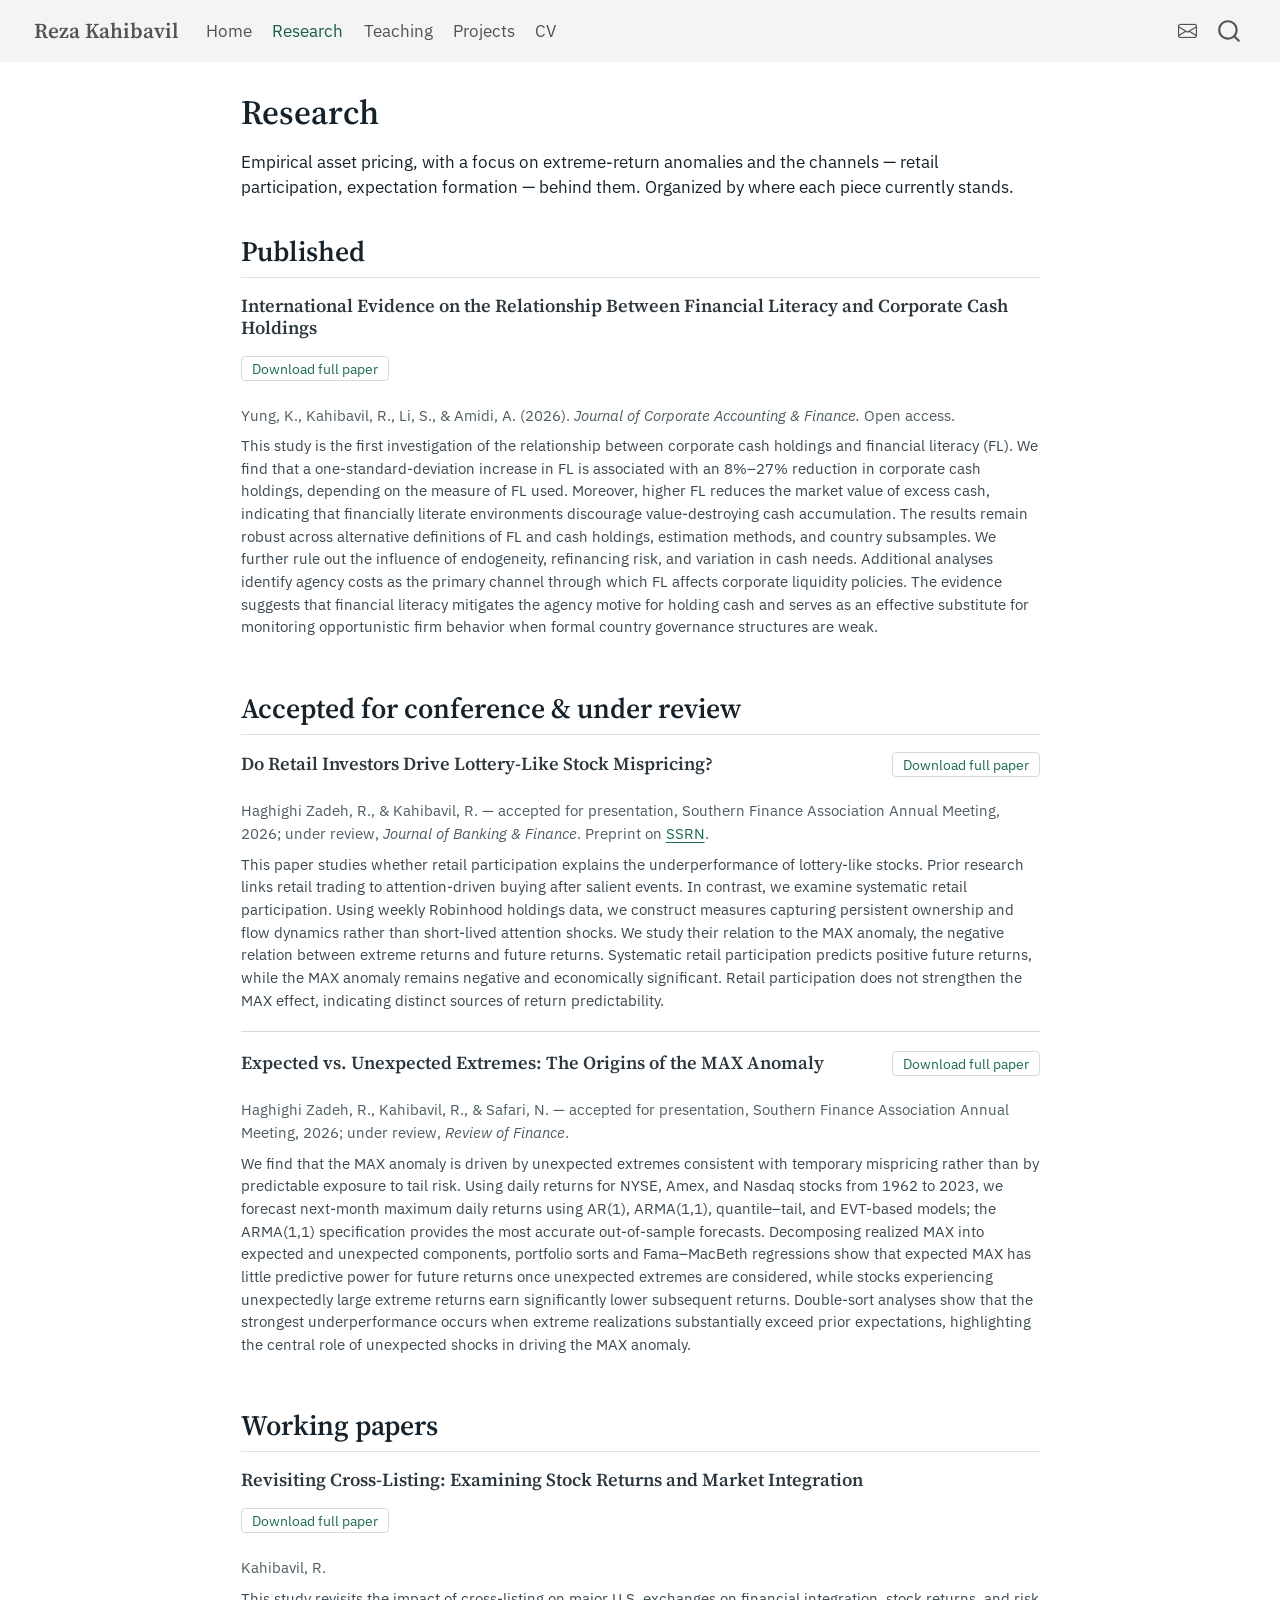
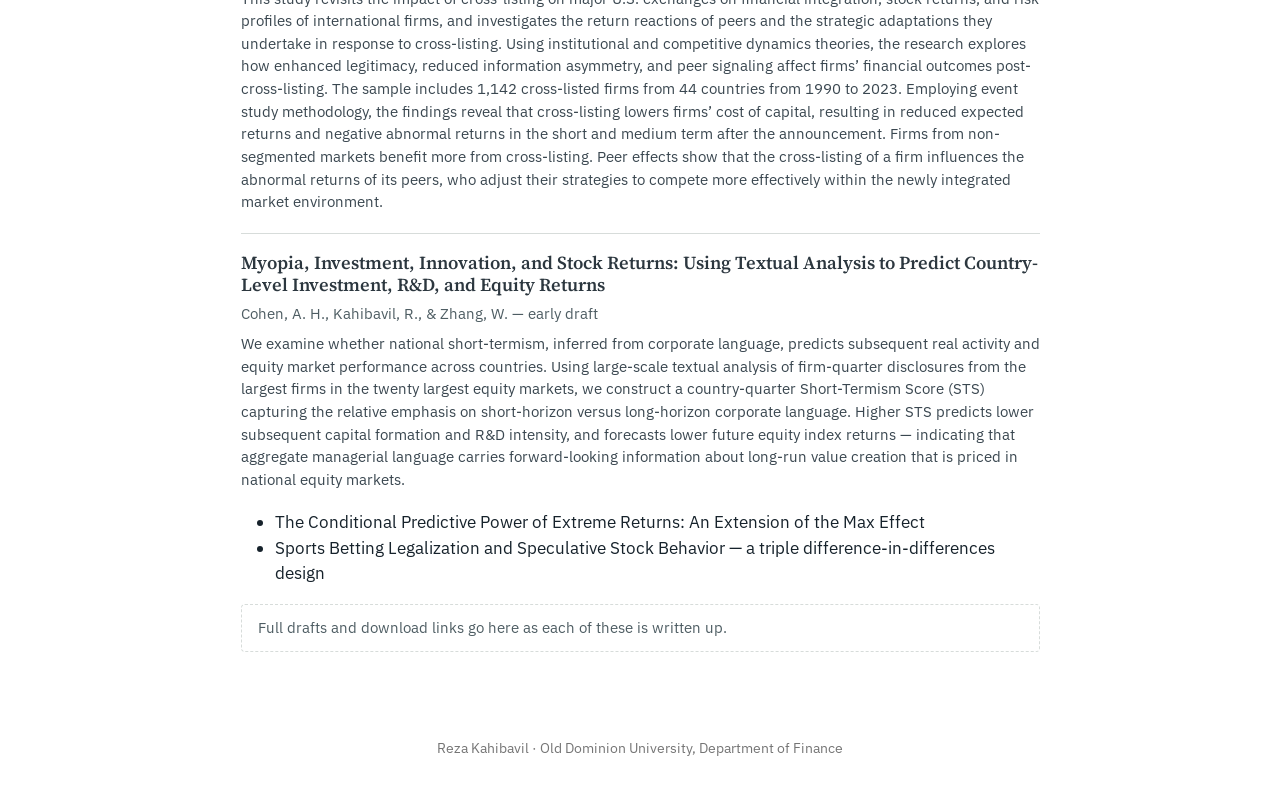
<file: docs/research.html>
<!DOCTYPE html>
<html xmlns="http://www.w3.org/1999/xhtml" lang="en" xml:lang="en"><head>

<meta charset="utf-8">
<meta name="generator" content="quarto-1.8.24">

<meta name="viewport" content="width=device-width, initial-scale=1.0, user-scalable=yes">


<title>Research – Reza Kahibavil</title>
<style>
code{white-space: pre-wrap;}
span.smallcaps{font-variant: small-caps;}
div.columns{display: flex; gap: min(4vw, 1.5em);}
div.column{flex: auto; overflow-x: auto;}
div.hanging-indent{margin-left: 1.5em; text-indent: -1.5em;}
ul.task-list{list-style: none;}
ul.task-list li input[type="checkbox"] {
  width: 0.8em;
  margin: 0 0.8em 0.2em -1em; /* quarto-specific, see https://github.com/quarto-dev/quarto-cli/issues/4556 */ 
  vertical-align: middle;
}
</style>


<script src="site_libs/quarto-nav/quarto-nav.js"></script>
<script src="site_libs/quarto-nav/headroom.min.js"></script>
<script src="site_libs/clipboard/clipboard.min.js"></script>
<script src="site_libs/quarto-search/autocomplete.umd.js"></script>
<script src="site_libs/quarto-search/fuse.min.js"></script>
<script src="site_libs/quarto-search/quarto-search.js"></script>
<meta name="quarto:offset" content="./">
<link href="./assets/favicon.svg" rel="icon" type="image/svg+xml">
<script src="site_libs/quarto-html/quarto.js" type="module"></script>
<script src="site_libs/quarto-html/tabsets/tabsets.js" type="module"></script>
<script src="site_libs/quarto-html/axe/axe-check.js" type="module"></script>
<script src="site_libs/quarto-html/popper.min.js"></script>
<script src="site_libs/quarto-html/tippy.umd.min.js"></script>
<script src="site_libs/quarto-html/anchor.min.js"></script>
<link href="site_libs/quarto-html/tippy.css" rel="stylesheet">
<link href="site_libs/quarto-html/quarto-syntax-highlighting-dc55a5b9e770e841cd82e46aadbfb9b0.css" rel="stylesheet" id="quarto-text-highlighting-styles">
<script src="site_libs/bootstrap/bootstrap.min.js"></script>
<link href="site_libs/bootstrap/bootstrap-icons.css" rel="stylesheet">
<link href="site_libs/bootstrap/bootstrap-ba076bffc1203888888d5429547e9f0f.min.css" rel="stylesheet" append-hash="true" id="quarto-bootstrap" data-mode="light">
<script id="quarto-search-options" type="application/json">{
  "location": "navbar",
  "copy-button": false,
  "collapse-after": 3,
  "panel-placement": "end",
  "type": "overlay",
  "limit": 50,
  "keyboard-shortcut": [
    "f",
    "/",
    "s"
  ],
  "show-item-context": false,
  "language": {
    "search-no-results-text": "No results",
    "search-matching-documents-text": "matching documents",
    "search-copy-link-title": "Copy link to search",
    "search-hide-matches-text": "Hide additional matches",
    "search-more-match-text": "more match in this document",
    "search-more-matches-text": "more matches in this document",
    "search-clear-button-title": "Clear",
    "search-text-placeholder": "",
    "search-detached-cancel-button-title": "Cancel",
    "search-submit-button-title": "Submit",
    "search-label": "Search"
  }
}</script>


<meta property="og:title" content="Research – Reza Kahibavil">
<meta property="og:description" content="Ph.D.&nbsp;candidate in Finance at Old Dominion University — empirical asset pricing, return predictability, and portfolio analytics.">
<meta property="og:site_name" content="Reza Kahibavil">
<meta name="twitter:title" content="Research – Reza Kahibavil">
<meta name="twitter:description" content="Ph.D.&nbsp;candidate in Finance at Old Dominion University — empirical asset pricing, return predictability, and portfolio analytics.">
<meta name="twitter:card" content="summary">
</head>

<body class="nav-fixed fullcontent quarto-light">

<div id="quarto-search-results"></div>
  <header id="quarto-header" class="headroom fixed-top">
    <nav class="navbar navbar-expand-lg " data-bs-theme="dark">
      <div class="navbar-container container-fluid">
      <div class="navbar-brand-container mx-auto">
    <a href="./index.html" class="navbar-brand navbar-brand-logo">
    </a>
    <a class="navbar-brand" href="./index.html">
    <span class="navbar-title">Reza Kahibavil</span>
    </a>
  </div>
            <div id="quarto-search" class="" title="Search"></div>
          <button class="navbar-toggler" type="button" data-bs-toggle="collapse" data-bs-target="#navbarCollapse" aria-controls="navbarCollapse" role="menu" aria-expanded="false" aria-label="Toggle navigation" onclick="if (window.quartoToggleHeadroom) { window.quartoToggleHeadroom(); }">
  <span class="navbar-toggler-icon"></span>
</button>
          <div class="collapse navbar-collapse" id="navbarCollapse">
            <ul class="navbar-nav navbar-nav-scroll me-auto">
  <li class="nav-item">
    <a class="nav-link" href="./index.html"> 
<span class="menu-text">Home</span></a>
  </li>  
  <li class="nav-item">
    <a class="nav-link active" href="./research.html" aria-current="page"> 
<span class="menu-text">Research</span></a>
  </li>  
  <li class="nav-item">
    <a class="nav-link" href="./teaching.html"> 
<span class="menu-text">Teaching</span></a>
  </li>  
  <li class="nav-item">
    <a class="nav-link" href="./projects.html"> 
<span class="menu-text">Projects</span></a>
  </li>  
  <li class="nav-item">
    <a class="nav-link" href="./cv.html"> 
<span class="menu-text">CV</span></a>
  </li>  
</ul>
            <ul class="navbar-nav navbar-nav-scroll ms-auto">
  <li class="nav-item compact">
    <a class="nav-link" href="mailto:rkahi001@odu.edu"> <i class="bi bi-envelope" role="img" aria-label="Email">
</i> 
<span class="menu-text"></span></a>
  </li>  
</ul>
          </div> <!-- /navcollapse -->
            <div class="quarto-navbar-tools">
</div>
      </div> <!-- /container-fluid -->
    </nav>
</header>
<!-- content -->
<div id="quarto-content" class="quarto-container page-columns page-rows-contents page-layout-article page-navbar">
<!-- sidebar -->
<!-- margin-sidebar -->
    
<!-- main -->
<main class="content" id="quarto-document-content">

<header id="title-block-header" class="quarto-title-block default">
<div class="quarto-title">
<h1 class="title">Research</h1>
</div>



<div class="quarto-title-meta">

    
  
    
  </div>
  


</header>


<p>Empirical asset pricing, with a focus on extreme-return anomalies and the channels — retail participation, expectation formation — behind them. Organized by where each piece currently stands.</p>
<section id="published" class="level2">
<h2 class="anchored" data-anchor-id="published">Published</h2>
<div class="paper-entry">
<div class="paper-head">
<h3 class="anchored">
International Evidence on the Relationship Between Financial Literacy and Corporate Cash Holdings
</h3>
<p><a class="dl-link" href="files/papers/financial-literacy-cash-holdings.pdf">Download full paper</a></p>
</div>
<p class="paper-byline">
Yung, K., Kahibavil, R., Li, S., &amp; Amidi, A. (2026). <em>Journal of Corporate Accounting &amp; Finance.</em> Open access.
</p>
<p class="paper-abstract">
This study is the first investigation of the relationship between corporate cash holdings and financial literacy (FL). We find that a one-standard-deviation increase in FL is associated with an 8%–27% reduction in corporate cash holdings, depending on the measure of FL used. Moreover, higher FL reduces the market value of excess cash, indicating that financially literate environments discourage value-destroying cash accumulation. The results remain robust across alternative definitions of FL and cash holdings, estimation methods, and country subsamples. We further rule out the influence of endogeneity, refinancing risk, and variation in cash needs. Additional analyses identify agency costs as the primary channel through which FL affects corporate liquidity policies. The evidence suggests that financial literacy mitigates the agency motive for holding cash and serves as an effective substitute for monitoring opportunistic firm behavior when formal country governance structures are weak.
</p>
</div>
</section>
<section id="accepted-for-conference-under-review" class="level2">
<h2 class="anchored" data-anchor-id="accepted-for-conference-under-review">Accepted for conference &amp; under review</h2>
<div class="paper-entry">
<div class="paper-head">
<h3 class="anchored">
Do Retail Investors Drive Lottery-Like Stock Mispricing?
</h3>
<p><a class="dl-link" href="files/papers/retail-investors-lottery-mispricing.pdf">Download full paper</a></p>
</div>
<p class="paper-byline">
Haghighi Zadeh, R., &amp; Kahibavil, R. — accepted for presentation, Southern Finance Association Annual Meeting, 2026; under review, <em>Journal of Banking &amp; Finance</em>. Preprint on <a href="https://ssrn.com/abstract=6537872">SSRN</a>.
</p>
<p class="paper-abstract">
This paper studies whether retail participation explains the underperformance of lottery-like stocks. Prior research links retail trading to attention-driven buying after salient events. In contrast, we examine systematic retail participation. Using weekly Robinhood holdings data, we construct measures capturing persistent ownership and flow dynamics rather than short-lived attention shocks. We study their relation to the MAX anomaly, the negative relation between extreme returns and future returns. Systematic retail participation predicts positive future returns, while the MAX anomaly remains negative and economically significant. Retail participation does not strengthen the MAX effect, indicating distinct sources of return predictability.
</p>
</div>
<div class="paper-entry">
<div class="paper-head">
<h3 class="anchored">
Expected vs.&nbsp;Unexpected Extremes: The Origins of the MAX Anomaly
</h3>
<p><a class="dl-link" href="files/papers/max-anomaly-expected-unexpected.pdf">Download full paper</a></p>
</div>
<p class="paper-byline">
Haghighi Zadeh, R., Kahibavil, R., &amp; Safari, N. — accepted for presentation, Southern Finance Association Annual Meeting, 2026; under review, <em>Review of Finance</em>.
</p>
<p class="paper-abstract">
We find that the MAX anomaly is driven by unexpected extremes consistent with temporary mispricing rather than by predictable exposure to tail risk. Using daily returns for NYSE, Amex, and Nasdaq stocks from 1962 to 2023, we forecast next-month maximum daily returns using AR(1), ARMA(1,1), quantile–tail, and EVT-based models; the ARMA(1,1) specification provides the most accurate out-of-sample forecasts. Decomposing realized MAX into expected and unexpected components, portfolio sorts and Fama–MacBeth regressions show that expected MAX has little predictive power for future returns once unexpected extremes are considered, while stocks experiencing unexpectedly large extreme returns earn significantly lower subsequent returns. Double-sort analyses show that the strongest underperformance occurs when extreme realizations substantially exceed prior expectations, highlighting the central role of unexpected shocks in driving the MAX anomaly.
</p>
</div>
</section>
<section id="working-papers" class="level2">
<h2 class="anchored" data-anchor-id="working-papers">Working papers</h2>
<div class="paper-entry">
<div class="paper-head">
<h3 class="anchored">
Revisiting Cross-Listing: Examining Stock Returns and Market Integration
</h3>
<p><a class="dl-link" href="files/papers/cross-listing-market-integration.pdf">Download full paper</a></p>
</div>
<p class="paper-byline">
Kahibavil, R.
</p>
<p class="paper-abstract">
This study revisits the impact of cross-listing on major U.S. exchanges on financial integration, stock returns, and risk profiles of international firms, and investigates the return reactions of peers and the strategic adaptations they undertake in response to cross-listing. Using institutional and competitive dynamics theories, the research explores how enhanced legitimacy, reduced information asymmetry, and peer signaling affect firms’ financial outcomes post-cross-listing. The sample includes 1,142 cross-listed firms from 44 countries from 1990 to 2023. Employing event study methodology, the findings reveal that cross-listing lowers firms’ cost of capital, resulting in reduced expected returns and negative abnormal returns in the short and medium term after the announcement. Firms from non-segmented markets benefit more from cross-listing. Peer effects show that the cross-listing of a firm influences the abnormal returns of its peers, who adjust their strategies to compete more effectively within the newly integrated market environment.
</p>
</div>
<div class="paper-entry">
<div class="paper-head">
<h3 class="anchored">
Myopia, Investment, Innovation, and Stock Returns: Using Textual Analysis to Predict Country-Level Investment, R&amp;D, and Equity Returns
</h3>
</div>
<p class="paper-byline">
Cohen, A. H., Kahibavil, R., &amp; Zhang, W. — early draft
</p>
<p class="paper-abstract">
We examine whether national short-termism, inferred from corporate language, predicts subsequent real activity and equity market performance across countries. Using large-scale textual analysis of firm-quarter disclosures from the largest firms in the twenty largest equity markets, we construct a country-quarter Short-Termism Score (STS) capturing the relative emphasis on short-horizon versus long-horizon corporate language. Higher STS predicts lower subsequent capital formation and R&amp;D intensity, and forecasts lower future equity index returns — indicating that aggregate managerial language carries forward-looking information about long-run value creation that is priced in national equity markets.
</p>
</div>
<ul class="tinylist">
<li>
<span>The Conditional Predictive Power of Extreme Returns: An Extension of the Max Effect</span>
</li>
<li>
<span>Sports Betting Legalization and Speculative Stock Behavior — a triple difference-in-differences design</span>
</li>
</ul>
<div class="draft-note">
Full drafts and download links go here as each of these is written up.
</div>


</section>

</main> <!-- /main -->
<script id="quarto-html-after-body" type="application/javascript">
  window.document.addEventListener("DOMContentLoaded", function (event) {
    const icon = "";
    const anchorJS = new window.AnchorJS();
    anchorJS.options = {
      placement: 'right',
      icon: icon
    };
    anchorJS.add('.anchored');
    const isCodeAnnotation = (el) => {
      for (const clz of el.classList) {
        if (clz.startsWith('code-annotation-')) {                     
          return true;
        }
      }
      return false;
    }
    const onCopySuccess = function(e) {
      // button target
      const button = e.trigger;
      // don't keep focus
      button.blur();
      // flash "checked"
      button.classList.add('code-copy-button-checked');
      var currentTitle = button.getAttribute("title");
      button.setAttribute("title", "Copied!");
      let tooltip;
      if (window.bootstrap) {
        button.setAttribute("data-bs-toggle", "tooltip");
        button.setAttribute("data-bs-placement", "left");
        button.setAttribute("data-bs-title", "Copied!");
        tooltip = new bootstrap.Tooltip(button, 
          { trigger: "manual", 
            customClass: "code-copy-button-tooltip",
            offset: [0, -8]});
        tooltip.show();    
      }
      setTimeout(function() {
        if (tooltip) {
          tooltip.hide();
          button.removeAttribute("data-bs-title");
          button.removeAttribute("data-bs-toggle");
          button.removeAttribute("data-bs-placement");
        }
        button.setAttribute("title", currentTitle);
        button.classList.remove('code-copy-button-checked');
      }, 1000);
      // clear code selection
      e.clearSelection();
    }
    const getTextToCopy = function(trigger) {
      const outerScaffold = trigger.parentElement.cloneNode(true);
      const codeEl = outerScaffold.querySelector('code');
      for (const childEl of codeEl.children) {
        if (isCodeAnnotation(childEl)) {
          childEl.remove();
        }
      }
      return codeEl.innerText;
    }
    const clipboard = new window.ClipboardJS('.code-copy-button:not([data-in-quarto-modal])', {
      text: getTextToCopy
    });
    clipboard.on('success', onCopySuccess);
    if (window.document.getElementById('quarto-embedded-source-code-modal')) {
      const clipboardModal = new window.ClipboardJS('.code-copy-button[data-in-quarto-modal]', {
        text: getTextToCopy,
        container: window.document.getElementById('quarto-embedded-source-code-modal')
      });
      clipboardModal.on('success', onCopySuccess);
    }
      var localhostRegex = new RegExp(/^(?:http|https):\/\/localhost\:?[0-9]*\//);
      var mailtoRegex = new RegExp(/^mailto:/);
        var filterRegex = new RegExp("https:\/\/rezzza93\.github\.io\/Reza_Site\/");
      var isInternal = (href) => {
          return filterRegex.test(href) || localhostRegex.test(href) || mailtoRegex.test(href);
      }
      // Inspect non-navigation links and adorn them if external
     var links = window.document.querySelectorAll('a[href]:not(.nav-link):not(.navbar-brand):not(.toc-action):not(.sidebar-link):not(.sidebar-item-toggle):not(.pagination-link):not(.no-external):not([aria-hidden]):not(.dropdown-item):not(.quarto-navigation-tool):not(.about-link)');
      for (var i=0; i<links.length; i++) {
        const link = links[i];
        if (!isInternal(link.href)) {
          // undo the damage that might have been done by quarto-nav.js in the case of
          // links that we want to consider external
          if (link.dataset.originalHref !== undefined) {
            link.href = link.dataset.originalHref;
          }
            // target, if specified
            link.setAttribute("target", "_blank");
            if (link.getAttribute("rel") === null) {
              link.setAttribute("rel", "noopener");
            }
        }
      }
    function tippyHover(el, contentFn, onTriggerFn, onUntriggerFn) {
      const config = {
        allowHTML: true,
        maxWidth: 500,
        delay: 100,
        arrow: false,
        appendTo: function(el) {
            return el.parentElement;
        },
        interactive: true,
        interactiveBorder: 10,
        theme: 'quarto',
        placement: 'bottom-start',
      };
      if (contentFn) {
        config.content = contentFn;
      }
      if (onTriggerFn) {
        config.onTrigger = onTriggerFn;
      }
      if (onUntriggerFn) {
        config.onUntrigger = onUntriggerFn;
      }
      window.tippy(el, config); 
    }
    const noterefs = window.document.querySelectorAll('a[role="doc-noteref"]');
    for (var i=0; i<noterefs.length; i++) {
      const ref = noterefs[i];
      tippyHover(ref, function() {
        // use id or data attribute instead here
        let href = ref.getAttribute('data-footnote-href') || ref.getAttribute('href');
        try { href = new URL(href).hash; } catch {}
        const id = href.replace(/^#\/?/, "");
        const note = window.document.getElementById(id);
        if (note) {
          return note.innerHTML;
        } else {
          return "";
        }
      });
    }
    const xrefs = window.document.querySelectorAll('a.quarto-xref');
    const processXRef = (id, note) => {
      // Strip column container classes
      const stripColumnClz = (el) => {
        el.classList.remove("page-full", "page-columns");
        if (el.children) {
          for (const child of el.children) {
            stripColumnClz(child);
          }
        }
      }
      stripColumnClz(note)
      if (id === null || id.startsWith('sec-')) {
        // Special case sections, only their first couple elements
        const container = document.createElement("div");
        if (note.children && note.children.length > 2) {
          container.appendChild(note.children[0].cloneNode(true));
          for (let i = 1; i < note.children.length; i++) {
            const child = note.children[i];
            if (child.tagName === "P" && child.innerText === "") {
              continue;
            } else {
              container.appendChild(child.cloneNode(true));
              break;
            }
          }
          if (window.Quarto?.typesetMath) {
            window.Quarto.typesetMath(container);
          }
          return container.innerHTML
        } else {
          if (window.Quarto?.typesetMath) {
            window.Quarto.typesetMath(note);
          }
          return note.innerHTML;
        }
      } else {
        // Remove any anchor links if they are present
        const anchorLink = note.querySelector('a.anchorjs-link');
        if (anchorLink) {
          anchorLink.remove();
        }
        if (window.Quarto?.typesetMath) {
          window.Quarto.typesetMath(note);
        }
        if (note.classList.contains("callout")) {
          return note.outerHTML;
        } else {
          return note.innerHTML;
        }
      }
    }
    for (var i=0; i<xrefs.length; i++) {
      const xref = xrefs[i];
      tippyHover(xref, undefined, function(instance) {
        instance.disable();
        let url = xref.getAttribute('href');
        let hash = undefined; 
        if (url.startsWith('#')) {
          hash = url;
        } else {
          try { hash = new URL(url).hash; } catch {}
        }
        if (hash) {
          const id = hash.replace(/^#\/?/, "");
          const note = window.document.getElementById(id);
          if (note !== null) {
            try {
              const html = processXRef(id, note.cloneNode(true));
              instance.setContent(html);
            } finally {
              instance.enable();
              instance.show();
            }
          } else {
            // See if we can fetch this
            fetch(url.split('#')[0])
            .then(res => res.text())
            .then(html => {
              const parser = new DOMParser();
              const htmlDoc = parser.parseFromString(html, "text/html");
              const note = htmlDoc.getElementById(id);
              if (note !== null) {
                const html = processXRef(id, note);
                instance.setContent(html);
              } 
            }).finally(() => {
              instance.enable();
              instance.show();
            });
          }
        } else {
          // See if we can fetch a full url (with no hash to target)
          // This is a special case and we should probably do some content thinning / targeting
          fetch(url)
          .then(res => res.text())
          .then(html => {
            const parser = new DOMParser();
            const htmlDoc = parser.parseFromString(html, "text/html");
            const note = htmlDoc.querySelector('main.content');
            if (note !== null) {
              // This should only happen for chapter cross references
              // (since there is no id in the URL)
              // remove the first header
              if (note.children.length > 0 && note.children[0].tagName === "HEADER") {
                note.children[0].remove();
              }
              const html = processXRef(null, note);
              instance.setContent(html);
            } 
          }).finally(() => {
            instance.enable();
            instance.show();
          });
        }
      }, function(instance) {
      });
    }
        let selectedAnnoteEl;
        const selectorForAnnotation = ( cell, annotation) => {
          let cellAttr = 'data-code-cell="' + cell + '"';
          let lineAttr = 'data-code-annotation="' +  annotation + '"';
          const selector = 'span[' + cellAttr + '][' + lineAttr + ']';
          return selector;
        }
        const selectCodeLines = (annoteEl) => {
          const doc = window.document;
          const targetCell = annoteEl.getAttribute("data-target-cell");
          const targetAnnotation = annoteEl.getAttribute("data-target-annotation");
          const annoteSpan = window.document.querySelector(selectorForAnnotation(targetCell, targetAnnotation));
          const lines = annoteSpan.getAttribute("data-code-lines").split(",");
          const lineIds = lines.map((line) => {
            return targetCell + "-" + line;
          })
          let top = null;
          let height = null;
          let parent = null;
          if (lineIds.length > 0) {
              //compute the position of the single el (top and bottom and make a div)
              const el = window.document.getElementById(lineIds[0]);
              top = el.offsetTop;
              height = el.offsetHeight;
              parent = el.parentElement.parentElement;
            if (lineIds.length > 1) {
              const lastEl = window.document.getElementById(lineIds[lineIds.length - 1]);
              const bottom = lastEl.offsetTop + lastEl.offsetHeight;
              height = bottom - top;
            }
            if (top !== null && height !== null && parent !== null) {
              // cook up a div (if necessary) and position it 
              let div = window.document.getElementById("code-annotation-line-highlight");
              if (div === null) {
                div = window.document.createElement("div");
                div.setAttribute("id", "code-annotation-line-highlight");
                div.style.position = 'absolute';
                parent.appendChild(div);
              }
              div.style.top = top - 2 + "px";
              div.style.height = height + 4 + "px";
              div.style.left = 0;
              let gutterDiv = window.document.getElementById("code-annotation-line-highlight-gutter");
              if (gutterDiv === null) {
                gutterDiv = window.document.createElement("div");
                gutterDiv.setAttribute("id", "code-annotation-line-highlight-gutter");
                gutterDiv.style.position = 'absolute';
                const codeCell = window.document.getElementById(targetCell);
                const gutter = codeCell.querySelector('.code-annotation-gutter');
                gutter.appendChild(gutterDiv);
              }
              gutterDiv.style.top = top - 2 + "px";
              gutterDiv.style.height = height + 4 + "px";
            }
            selectedAnnoteEl = annoteEl;
          }
        };
        const unselectCodeLines = () => {
          const elementsIds = ["code-annotation-line-highlight", "code-annotation-line-highlight-gutter"];
          elementsIds.forEach((elId) => {
            const div = window.document.getElementById(elId);
            if (div) {
              div.remove();
            }
          });
          selectedAnnoteEl = undefined;
        };
          // Handle positioning of the toggle
      window.addEventListener(
        "resize",
        throttle(() => {
          elRect = undefined;
          if (selectedAnnoteEl) {
            selectCodeLines(selectedAnnoteEl);
          }
        }, 10)
      );
      function throttle(fn, ms) {
      let throttle = false;
      let timer;
        return (...args) => {
          if(!throttle) { // first call gets through
              fn.apply(this, args);
              throttle = true;
          } else { // all the others get throttled
              if(timer) clearTimeout(timer); // cancel #2
              timer = setTimeout(() => {
                fn.apply(this, args);
                timer = throttle = false;
              }, ms);
          }
        };
      }
        // Attach click handler to the DT
        const annoteDls = window.document.querySelectorAll('dt[data-target-cell]');
        for (const annoteDlNode of annoteDls) {
          annoteDlNode.addEventListener('click', (event) => {
            const clickedEl = event.target;
            if (clickedEl !== selectedAnnoteEl) {
              unselectCodeLines();
              const activeEl = window.document.querySelector('dt[data-target-cell].code-annotation-active');
              if (activeEl) {
                activeEl.classList.remove('code-annotation-active');
              }
              selectCodeLines(clickedEl);
              clickedEl.classList.add('code-annotation-active');
            } else {
              // Unselect the line
              unselectCodeLines();
              clickedEl.classList.remove('code-annotation-active');
            }
          });
        }
    const findCites = (el) => {
      const parentEl = el.parentElement;
      if (parentEl) {
        const cites = parentEl.dataset.cites;
        if (cites) {
          return {
            el,
            cites: cites.split(' ')
          };
        } else {
          return findCites(el.parentElement)
        }
      } else {
        return undefined;
      }
    };
    var bibliorefs = window.document.querySelectorAll('a[role="doc-biblioref"]');
    for (var i=0; i<bibliorefs.length; i++) {
      const ref = bibliorefs[i];
      const citeInfo = findCites(ref);
      if (citeInfo) {
        tippyHover(citeInfo.el, function() {
          var popup = window.document.createElement('div');
          citeInfo.cites.forEach(function(cite) {
            var citeDiv = window.document.createElement('div');
            citeDiv.classList.add('hanging-indent');
            citeDiv.classList.add('csl-entry');
            var biblioDiv = window.document.getElementById('ref-' + cite);
            if (biblioDiv) {
              citeDiv.innerHTML = biblioDiv.innerHTML;
            }
            popup.appendChild(citeDiv);
          });
          return popup.innerHTML;
        });
      }
    }
  });
  </script>
</div> <!-- /content -->
<footer class="footer">
  <div class="nav-footer">
    <div class="nav-footer-left">
      &nbsp;
    </div>   
    <div class="nav-footer-center">
<p>Reza Kahibavil · Old Dominion University, Department of Finance</p>
</div>
    <div class="nav-footer-right">
      &nbsp;
    </div>
  </div>
</footer>




</body></html>
</file>
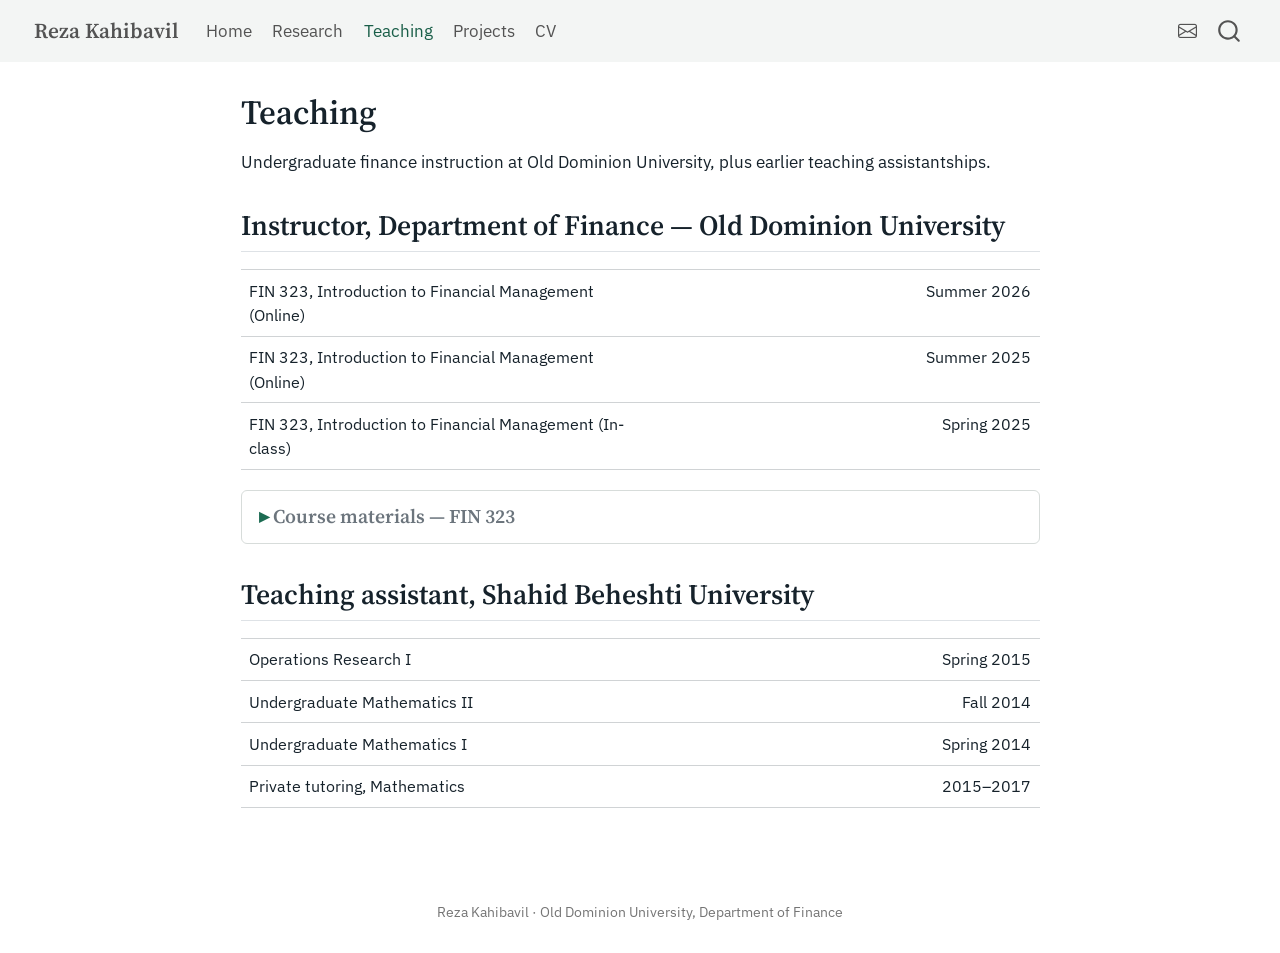
<file: docs/teaching.html>
<!DOCTYPE html>
<html xmlns="http://www.w3.org/1999/xhtml" lang="en" xml:lang="en"><head>

<meta charset="utf-8">
<meta name="generator" content="quarto-1.8.24">

<meta name="viewport" content="width=device-width, initial-scale=1.0, user-scalable=yes">


<title>Teaching – Reza Kahibavil</title>
<style>
code{white-space: pre-wrap;}
span.smallcaps{font-variant: small-caps;}
div.columns{display: flex; gap: min(4vw, 1.5em);}
div.column{flex: auto; overflow-x: auto;}
div.hanging-indent{margin-left: 1.5em; text-indent: -1.5em;}
ul.task-list{list-style: none;}
ul.task-list li input[type="checkbox"] {
  width: 0.8em;
  margin: 0 0.8em 0.2em -1em; /* quarto-specific, see https://github.com/quarto-dev/quarto-cli/issues/4556 */ 
  vertical-align: middle;
}
</style>


<script src="site_libs/quarto-nav/quarto-nav.js"></script>
<script src="site_libs/quarto-nav/headroom.min.js"></script>
<script src="site_libs/clipboard/clipboard.min.js"></script>
<script src="site_libs/quarto-search/autocomplete.umd.js"></script>
<script src="site_libs/quarto-search/fuse.min.js"></script>
<script src="site_libs/quarto-search/quarto-search.js"></script>
<meta name="quarto:offset" content="./">
<link href="./assets/favicon.svg" rel="icon" type="image/svg+xml">
<script src="site_libs/quarto-html/quarto.js" type="module"></script>
<script src="site_libs/quarto-html/tabsets/tabsets.js" type="module"></script>
<script src="site_libs/quarto-html/axe/axe-check.js" type="module"></script>
<script src="site_libs/quarto-html/popper.min.js"></script>
<script src="site_libs/quarto-html/tippy.umd.min.js"></script>
<script src="site_libs/quarto-html/anchor.min.js"></script>
<link href="site_libs/quarto-html/tippy.css" rel="stylesheet">
<link href="site_libs/quarto-html/quarto-syntax-highlighting-dc55a5b9e770e841cd82e46aadbfb9b0.css" rel="stylesheet" id="quarto-text-highlighting-styles">
<script src="site_libs/bootstrap/bootstrap.min.js"></script>
<link href="site_libs/bootstrap/bootstrap-icons.css" rel="stylesheet">
<link href="site_libs/bootstrap/bootstrap-ba076bffc1203888888d5429547e9f0f.min.css" rel="stylesheet" append-hash="true" id="quarto-bootstrap" data-mode="light">
<script id="quarto-search-options" type="application/json">{
  "location": "navbar",
  "copy-button": false,
  "collapse-after": 3,
  "panel-placement": "end",
  "type": "overlay",
  "limit": 50,
  "keyboard-shortcut": [
    "f",
    "/",
    "s"
  ],
  "show-item-context": false,
  "language": {
    "search-no-results-text": "No results",
    "search-matching-documents-text": "matching documents",
    "search-copy-link-title": "Copy link to search",
    "search-hide-matches-text": "Hide additional matches",
    "search-more-match-text": "more match in this document",
    "search-more-matches-text": "more matches in this document",
    "search-clear-button-title": "Clear",
    "search-text-placeholder": "",
    "search-detached-cancel-button-title": "Cancel",
    "search-submit-button-title": "Submit",
    "search-label": "Search"
  }
}</script>


<meta property="og:title" content="Teaching – Reza Kahibavil">
<meta property="og:description" content="Ph.D.&nbsp;candidate in Finance at Old Dominion University — empirical asset pricing, return predictability, and portfolio analytics.">
<meta property="og:site_name" content="Reza Kahibavil">
<meta name="twitter:title" content="Teaching – Reza Kahibavil">
<meta name="twitter:description" content="Ph.D.&nbsp;candidate in Finance at Old Dominion University — empirical asset pricing, return predictability, and portfolio analytics.">
<meta name="twitter:card" content="summary">
</head>

<body class="nav-fixed fullcontent quarto-light">

<div id="quarto-search-results"></div>
  <header id="quarto-header" class="headroom fixed-top">
    <nav class="navbar navbar-expand-lg " data-bs-theme="dark">
      <div class="navbar-container container-fluid">
      <div class="navbar-brand-container mx-auto">
    <a href="./index.html" class="navbar-brand navbar-brand-logo">
    </a>
    <a class="navbar-brand" href="./index.html">
    <span class="navbar-title">Reza Kahibavil</span>
    </a>
  </div>
            <div id="quarto-search" class="" title="Search"></div>
          <button class="navbar-toggler" type="button" data-bs-toggle="collapse" data-bs-target="#navbarCollapse" aria-controls="navbarCollapse" role="menu" aria-expanded="false" aria-label="Toggle navigation" onclick="if (window.quartoToggleHeadroom) { window.quartoToggleHeadroom(); }">
  <span class="navbar-toggler-icon"></span>
</button>
          <div class="collapse navbar-collapse" id="navbarCollapse">
            <ul class="navbar-nav navbar-nav-scroll me-auto">
  <li class="nav-item">
    <a class="nav-link" href="./index.html"> 
<span class="menu-text">Home</span></a>
  </li>  
  <li class="nav-item">
    <a class="nav-link" href="./research.html"> 
<span class="menu-text">Research</span></a>
  </li>  
  <li class="nav-item">
    <a class="nav-link active" href="./teaching.html" aria-current="page"> 
<span class="menu-text">Teaching</span></a>
  </li>  
  <li class="nav-item">
    <a class="nav-link" href="./projects.html"> 
<span class="menu-text">Projects</span></a>
  </li>  
  <li class="nav-item">
    <a class="nav-link" href="./cv.html"> 
<span class="menu-text">CV</span></a>
  </li>  
</ul>
            <ul class="navbar-nav navbar-nav-scroll ms-auto">
  <li class="nav-item compact">
    <a class="nav-link" href="mailto:rkahi001@odu.edu"> <i class="bi bi-envelope" role="img" aria-label="Email">
</i> 
<span class="menu-text"></span></a>
  </li>  
</ul>
          </div> <!-- /navcollapse -->
            <div class="quarto-navbar-tools">
</div>
      </div> <!-- /container-fluid -->
    </nav>
</header>
<!-- content -->
<div id="quarto-content" class="quarto-container page-columns page-rows-contents page-layout-article page-navbar">
<!-- sidebar -->
<!-- margin-sidebar -->
    
<!-- main -->
<main class="content" id="quarto-document-content">

<header id="title-block-header" class="quarto-title-block default">
<div class="quarto-title">
<h1 class="title">Teaching</h1>
</div>



<div class="quarto-title-meta">

    
  
    
  </div>
  


</header>


<p>Undergraduate finance instruction at Old Dominion University, plus earlier teaching assistantships.</p>
<section id="instructor-department-of-finance-old-dominion-university" class="level2">
<h2 class="anchored" data-anchor-id="instructor-department-of-finance-old-dominion-university">Instructor, Department of Finance — Old Dominion University</h2>
<table class="ledger-table caption-top table">
<colgroup>
<col style="width: 50%">
<col style="width: 50%">
</colgroup>
<tbody>
<tr class="odd">
<td style="text-align: left;">FIN 323, Introduction to Financial Management (Online)</td>
<td style="text-align: right;">Summer 2026</td>
</tr>
<tr class="even">
<td style="text-align: left;">FIN 323, Introduction to Financial Management (Online)</td>
<td style="text-align: right;">Summer 2025</td>
</tr>
<tr class="odd">
<td style="text-align: left;">FIN 323, Introduction to Financial Management (In-class)</td>
<td style="text-align: right;">Spring 2025</td>
</tr>
</tbody>
</table>
<details class="materials-toggle">
<summary>
Course materials — FIN 323
</summary>
<table class="caption-top table">
<colgroup>
<col style="width: 35%">
<col style="width: 65%">
</colgroup>
<thead>
<tr class="header">
<th style="text-align: left;">Chapter</th>
<th style="text-align: left;">Materials available</th>
</tr>
</thead>
<tbody>
<tr class="odd">
<td style="text-align: left;">Syllabus — Course Introduction</td>
<td style="text-align: left;"><a href="files/teaching/syllabus/slides.pptx">Slides</a></td>
</tr>
<tr class="even">
<td style="text-align: left;">1 — An Overview of Financial Management</td>
<td style="text-align: left;"><a href="files/teaching/ch1/slides.pptx">Slides</a></td>
</tr>
<tr class="odd">
<td style="text-align: left;">3 — Financial Statements, Cash Flow, and Taxes</td>
<td style="text-align: left;"><a href="files/teaching/ch3/slides.pptx">Slides</a>, <a href="files/teaching/ch3/formula-sheet.docx">formula sheet</a>, <a href="files/teaching/ch3/practice-questions.pdf">practice questions</a></td>
</tr>
<tr class="even">
<td style="text-align: left;">4 — Analysis of Financial Statements</td>
<td style="text-align: left;"><a href="files/teaching/ch4/slides.pptx">Slides</a></td>
</tr>
<tr class="odd">
<td style="text-align: left;">5 — Time Value of Money</td>
<td style="text-align: left;"><a href="files/teaching/ch5/slides.pptx">Slides</a>, <a href="files/teaching/ch5/formula-sheet.pdf">formula sheet</a>, <a href="files/teaching/ch5/practice-questions.pdf">practice questions</a></td>
</tr>
<tr class="even">
<td style="text-align: left;">6 — The Cost of Money</td>
<td style="text-align: left;"><a href="files/teaching/ch6/slides.pptx">Slides</a>, <a href="files/teaching/ch6/formula-sheet.pdf">formula sheet</a></td>
</tr>
<tr class="odd">
<td style="text-align: left;">7 — Bonds and Their Valuation</td>
<td style="text-align: left;"><a href="files/teaching/ch7/slides.pptx">Slides</a>, <a href="files/teaching/ch7/practice-questions.pdf">practice questions</a></td>
</tr>
<tr class="even">
<td style="text-align: left;">8 — Risk and Return</td>
<td style="text-align: left;"><a href="files/teaching/ch8/slides.pptx">Slides</a>, <a href="files/teaching/ch8/formula-sheet.pdf">formula sheet</a>, <a href="files/teaching/ch8/practice-questions.pdf">practice questions</a></td>
</tr>
<tr class="odd">
<td style="text-align: left;">9 — Stocks and Their Valuation</td>
<td style="text-align: left;"><a href="files/teaching/ch9/slides.pptx">Slides</a>, <a href="files/teaching/ch9/formula-sheet.pdf">formula sheet</a>, <a href="files/teaching/ch9/practice-questions.pdf">practice questions</a></td>
</tr>
<tr class="even">
<td style="text-align: left;">10 — The Cost of Capital</td>
<td style="text-align: left;"><a href="files/teaching/ch10/slides.pptx">Slides</a>, <a href="files/teaching/ch10/formula-sheet.pdf">formula sheet</a>, <a href="files/teaching/ch10/practice-questions.pdf">practice questions</a></td>
</tr>
<tr class="odd">
<td style="text-align: left;">12 — Cash Flow Estimation and Risk Analysis</td>
<td style="text-align: left;"><a href="files/teaching/ch12/slides.pptx">Slides</a>, <a href="files/teaching/ch12/practice-questions.docx">practice questions</a></td>
</tr>
</tbody>
</table>
<p>The formula sheet for Chapters 5 and 6 is the same PDF (it was written to cover both).</p>
</details>
</section>
<section id="teaching-assistant-shahid-beheshti-university" class="level2">
<h2 class="anchored" data-anchor-id="teaching-assistant-shahid-beheshti-university">Teaching assistant, Shahid Beheshti University</h2>
<table class="ledger-table caption-top table">
<tbody>
<tr class="odd">
<td style="text-align: left;">Operations Research I</td>
<td style="text-align: right;">Spring 2015</td>
</tr>
<tr class="even">
<td style="text-align: left;">Undergraduate Mathematics II</td>
<td style="text-align: right;">Fall 2014</td>
</tr>
<tr class="odd">
<td style="text-align: left;">Undergraduate Mathematics I</td>
<td style="text-align: right;">Spring 2014</td>
</tr>
<tr class="even">
<td style="text-align: left;">Private tutoring, Mathematics</td>
<td style="text-align: right;">2015–2017</td>
</tr>
</tbody>
</table>


</section>

</main> <!-- /main -->
<script id="quarto-html-after-body" type="application/javascript">
  window.document.addEventListener("DOMContentLoaded", function (event) {
    const icon = "";
    const anchorJS = new window.AnchorJS();
    anchorJS.options = {
      placement: 'right',
      icon: icon
    };
    anchorJS.add('.anchored');
    const isCodeAnnotation = (el) => {
      for (const clz of el.classList) {
        if (clz.startsWith('code-annotation-')) {                     
          return true;
        }
      }
      return false;
    }
    const onCopySuccess = function(e) {
      // button target
      const button = e.trigger;
      // don't keep focus
      button.blur();
      // flash "checked"
      button.classList.add('code-copy-button-checked');
      var currentTitle = button.getAttribute("title");
      button.setAttribute("title", "Copied!");
      let tooltip;
      if (window.bootstrap) {
        button.setAttribute("data-bs-toggle", "tooltip");
        button.setAttribute("data-bs-placement", "left");
        button.setAttribute("data-bs-title", "Copied!");
        tooltip = new bootstrap.Tooltip(button, 
          { trigger: "manual", 
            customClass: "code-copy-button-tooltip",
            offset: [0, -8]});
        tooltip.show();    
      }
      setTimeout(function() {
        if (tooltip) {
          tooltip.hide();
          button.removeAttribute("data-bs-title");
          button.removeAttribute("data-bs-toggle");
          button.removeAttribute("data-bs-placement");
        }
        button.setAttribute("title", currentTitle);
        button.classList.remove('code-copy-button-checked');
      }, 1000);
      // clear code selection
      e.clearSelection();
    }
    const getTextToCopy = function(trigger) {
      const outerScaffold = trigger.parentElement.cloneNode(true);
      const codeEl = outerScaffold.querySelector('code');
      for (const childEl of codeEl.children) {
        if (isCodeAnnotation(childEl)) {
          childEl.remove();
        }
      }
      return codeEl.innerText;
    }
    const clipboard = new window.ClipboardJS('.code-copy-button:not([data-in-quarto-modal])', {
      text: getTextToCopy
    });
    clipboard.on('success', onCopySuccess);
    if (window.document.getElementById('quarto-embedded-source-code-modal')) {
      const clipboardModal = new window.ClipboardJS('.code-copy-button[data-in-quarto-modal]', {
        text: getTextToCopy,
        container: window.document.getElementById('quarto-embedded-source-code-modal')
      });
      clipboardModal.on('success', onCopySuccess);
    }
      var localhostRegex = new RegExp(/^(?:http|https):\/\/localhost\:?[0-9]*\//);
      var mailtoRegex = new RegExp(/^mailto:/);
        var filterRegex = new RegExp("https:\/\/rezzza93\.github\.io\/Reza_Site\/");
      var isInternal = (href) => {
          return filterRegex.test(href) || localhostRegex.test(href) || mailtoRegex.test(href);
      }
      // Inspect non-navigation links and adorn them if external
     var links = window.document.querySelectorAll('a[href]:not(.nav-link):not(.navbar-brand):not(.toc-action):not(.sidebar-link):not(.sidebar-item-toggle):not(.pagination-link):not(.no-external):not([aria-hidden]):not(.dropdown-item):not(.quarto-navigation-tool):not(.about-link)');
      for (var i=0; i<links.length; i++) {
        const link = links[i];
        if (!isInternal(link.href)) {
          // undo the damage that might have been done by quarto-nav.js in the case of
          // links that we want to consider external
          if (link.dataset.originalHref !== undefined) {
            link.href = link.dataset.originalHref;
          }
            // target, if specified
            link.setAttribute("target", "_blank");
            if (link.getAttribute("rel") === null) {
              link.setAttribute("rel", "noopener");
            }
        }
      }
    function tippyHover(el, contentFn, onTriggerFn, onUntriggerFn) {
      const config = {
        allowHTML: true,
        maxWidth: 500,
        delay: 100,
        arrow: false,
        appendTo: function(el) {
            return el.parentElement;
        },
        interactive: true,
        interactiveBorder: 10,
        theme: 'quarto',
        placement: 'bottom-start',
      };
      if (contentFn) {
        config.content = contentFn;
      }
      if (onTriggerFn) {
        config.onTrigger = onTriggerFn;
      }
      if (onUntriggerFn) {
        config.onUntrigger = onUntriggerFn;
      }
      window.tippy(el, config); 
    }
    const noterefs = window.document.querySelectorAll('a[role="doc-noteref"]');
    for (var i=0; i<noterefs.length; i++) {
      const ref = noterefs[i];
      tippyHover(ref, function() {
        // use id or data attribute instead here
        let href = ref.getAttribute('data-footnote-href') || ref.getAttribute('href');
        try { href = new URL(href).hash; } catch {}
        const id = href.replace(/^#\/?/, "");
        const note = window.document.getElementById(id);
        if (note) {
          return note.innerHTML;
        } else {
          return "";
        }
      });
    }
    const xrefs = window.document.querySelectorAll('a.quarto-xref');
    const processXRef = (id, note) => {
      // Strip column container classes
      const stripColumnClz = (el) => {
        el.classList.remove("page-full", "page-columns");
        if (el.children) {
          for (const child of el.children) {
            stripColumnClz(child);
          }
        }
      }
      stripColumnClz(note)
      if (id === null || id.startsWith('sec-')) {
        // Special case sections, only their first couple elements
        const container = document.createElement("div");
        if (note.children && note.children.length > 2) {
          container.appendChild(note.children[0].cloneNode(true));
          for (let i = 1; i < note.children.length; i++) {
            const child = note.children[i];
            if (child.tagName === "P" && child.innerText === "") {
              continue;
            } else {
              container.appendChild(child.cloneNode(true));
              break;
            }
          }
          if (window.Quarto?.typesetMath) {
            window.Quarto.typesetMath(container);
          }
          return container.innerHTML
        } else {
          if (window.Quarto?.typesetMath) {
            window.Quarto.typesetMath(note);
          }
          return note.innerHTML;
        }
      } else {
        // Remove any anchor links if they are present
        const anchorLink = note.querySelector('a.anchorjs-link');
        if (anchorLink) {
          anchorLink.remove();
        }
        if (window.Quarto?.typesetMath) {
          window.Quarto.typesetMath(note);
        }
        if (note.classList.contains("callout")) {
          return note.outerHTML;
        } else {
          return note.innerHTML;
        }
      }
    }
    for (var i=0; i<xrefs.length; i++) {
      const xref = xrefs[i];
      tippyHover(xref, undefined, function(instance) {
        instance.disable();
        let url = xref.getAttribute('href');
        let hash = undefined; 
        if (url.startsWith('#')) {
          hash = url;
        } else {
          try { hash = new URL(url).hash; } catch {}
        }
        if (hash) {
          const id = hash.replace(/^#\/?/, "");
          const note = window.document.getElementById(id);
          if (note !== null) {
            try {
              const html = processXRef(id, note.cloneNode(true));
              instance.setContent(html);
            } finally {
              instance.enable();
              instance.show();
            }
          } else {
            // See if we can fetch this
            fetch(url.split('#')[0])
            .then(res => res.text())
            .then(html => {
              const parser = new DOMParser();
              const htmlDoc = parser.parseFromString(html, "text/html");
              const note = htmlDoc.getElementById(id);
              if (note !== null) {
                const html = processXRef(id, note);
                instance.setContent(html);
              } 
            }).finally(() => {
              instance.enable();
              instance.show();
            });
          }
        } else {
          // See if we can fetch a full url (with no hash to target)
          // This is a special case and we should probably do some content thinning / targeting
          fetch(url)
          .then(res => res.text())
          .then(html => {
            const parser = new DOMParser();
            const htmlDoc = parser.parseFromString(html, "text/html");
            const note = htmlDoc.querySelector('main.content');
            if (note !== null) {
              // This should only happen for chapter cross references
              // (since there is no id in the URL)
              // remove the first header
              if (note.children.length > 0 && note.children[0].tagName === "HEADER") {
                note.children[0].remove();
              }
              const html = processXRef(null, note);
              instance.setContent(html);
            } 
          }).finally(() => {
            instance.enable();
            instance.show();
          });
        }
      }, function(instance) {
      });
    }
        let selectedAnnoteEl;
        const selectorForAnnotation = ( cell, annotation) => {
          let cellAttr = 'data-code-cell="' + cell + '"';
          let lineAttr = 'data-code-annotation="' +  annotation + '"';
          const selector = 'span[' + cellAttr + '][' + lineAttr + ']';
          return selector;
        }
        const selectCodeLines = (annoteEl) => {
          const doc = window.document;
          const targetCell = annoteEl.getAttribute("data-target-cell");
          const targetAnnotation = annoteEl.getAttribute("data-target-annotation");
          const annoteSpan = window.document.querySelector(selectorForAnnotation(targetCell, targetAnnotation));
          const lines = annoteSpan.getAttribute("data-code-lines").split(",");
          const lineIds = lines.map((line) => {
            return targetCell + "-" + line;
          })
          let top = null;
          let height = null;
          let parent = null;
          if (lineIds.length > 0) {
              //compute the position of the single el (top and bottom and make a div)
              const el = window.document.getElementById(lineIds[0]);
              top = el.offsetTop;
              height = el.offsetHeight;
              parent = el.parentElement.parentElement;
            if (lineIds.length > 1) {
              const lastEl = window.document.getElementById(lineIds[lineIds.length - 1]);
              const bottom = lastEl.offsetTop + lastEl.offsetHeight;
              height = bottom - top;
            }
            if (top !== null && height !== null && parent !== null) {
              // cook up a div (if necessary) and position it 
              let div = window.document.getElementById("code-annotation-line-highlight");
              if (div === null) {
                div = window.document.createElement("div");
                div.setAttribute("id", "code-annotation-line-highlight");
                div.style.position = 'absolute';
                parent.appendChild(div);
              }
              div.style.top = top - 2 + "px";
              div.style.height = height + 4 + "px";
              div.style.left = 0;
              let gutterDiv = window.document.getElementById("code-annotation-line-highlight-gutter");
              if (gutterDiv === null) {
                gutterDiv = window.document.createElement("div");
                gutterDiv.setAttribute("id", "code-annotation-line-highlight-gutter");
                gutterDiv.style.position = 'absolute';
                const codeCell = window.document.getElementById(targetCell);
                const gutter = codeCell.querySelector('.code-annotation-gutter');
                gutter.appendChild(gutterDiv);
              }
              gutterDiv.style.top = top - 2 + "px";
              gutterDiv.style.height = height + 4 + "px";
            }
            selectedAnnoteEl = annoteEl;
          }
        };
        const unselectCodeLines = () => {
          const elementsIds = ["code-annotation-line-highlight", "code-annotation-line-highlight-gutter"];
          elementsIds.forEach((elId) => {
            const div = window.document.getElementById(elId);
            if (div) {
              div.remove();
            }
          });
          selectedAnnoteEl = undefined;
        };
          // Handle positioning of the toggle
      window.addEventListener(
        "resize",
        throttle(() => {
          elRect = undefined;
          if (selectedAnnoteEl) {
            selectCodeLines(selectedAnnoteEl);
          }
        }, 10)
      );
      function throttle(fn, ms) {
      let throttle = false;
      let timer;
        return (...args) => {
          if(!throttle) { // first call gets through
              fn.apply(this, args);
              throttle = true;
          } else { // all the others get throttled
              if(timer) clearTimeout(timer); // cancel #2
              timer = setTimeout(() => {
                fn.apply(this, args);
                timer = throttle = false;
              }, ms);
          }
        };
      }
        // Attach click handler to the DT
        const annoteDls = window.document.querySelectorAll('dt[data-target-cell]');
        for (const annoteDlNode of annoteDls) {
          annoteDlNode.addEventListener('click', (event) => {
            const clickedEl = event.target;
            if (clickedEl !== selectedAnnoteEl) {
              unselectCodeLines();
              const activeEl = window.document.querySelector('dt[data-target-cell].code-annotation-active');
              if (activeEl) {
                activeEl.classList.remove('code-annotation-active');
              }
              selectCodeLines(clickedEl);
              clickedEl.classList.add('code-annotation-active');
            } else {
              // Unselect the line
              unselectCodeLines();
              clickedEl.classList.remove('code-annotation-active');
            }
          });
        }
    const findCites = (el) => {
      const parentEl = el.parentElement;
      if (parentEl) {
        const cites = parentEl.dataset.cites;
        if (cites) {
          return {
            el,
            cites: cites.split(' ')
          };
        } else {
          return findCites(el.parentElement)
        }
      } else {
        return undefined;
      }
    };
    var bibliorefs = window.document.querySelectorAll('a[role="doc-biblioref"]');
    for (var i=0; i<bibliorefs.length; i++) {
      const ref = bibliorefs[i];
      const citeInfo = findCites(ref);
      if (citeInfo) {
        tippyHover(citeInfo.el, function() {
          var popup = window.document.createElement('div');
          citeInfo.cites.forEach(function(cite) {
            var citeDiv = window.document.createElement('div');
            citeDiv.classList.add('hanging-indent');
            citeDiv.classList.add('csl-entry');
            var biblioDiv = window.document.getElementById('ref-' + cite);
            if (biblioDiv) {
              citeDiv.innerHTML = biblioDiv.innerHTML;
            }
            popup.appendChild(citeDiv);
          });
          return popup.innerHTML;
        });
      }
    }
  });
  </script>
</div> <!-- /content -->
<footer class="footer">
  <div class="nav-footer">
    <div class="nav-footer-left">
      &nbsp;
    </div>   
    <div class="nav-footer-center">
<p>Reza Kahibavil · Old Dominion University, Department of Finance</p>
</div>
    <div class="nav-footer-right">
      &nbsp;
    </div>
  </div>
</footer>




</body></html>
</file>
<file: docs/site_libs/quarto-html/tippy.css>
.tippy-box[data-animation=fade][data-state=hidden]{opacity:0}[data-tippy-root]{max-width:calc(100vw - 10px)}.tippy-box{position:relative;background-color:#333;color:#fff;border-radius:4px;font-size:14px;line-height:1.4;white-space:normal;outline:0;transition-property:transform,visibility,opacity}.tippy-box[data-placement^=top]>.tippy-arrow{bottom:0}.tippy-box[data-placement^=top]>.tippy-arrow:before{bottom:-7px;left:0;border-width:8px 8px 0;border-top-color:initial;transform-origin:center top}.tippy-box[data-placement^=bottom]>.tippy-arrow{top:0}.tippy-box[data-placement^=bottom]>.tippy-arrow:before{top:-7px;left:0;border-width:0 8px 8px;border-bottom-color:initial;transform-origin:center bottom}.tippy-box[data-placement^=left]>.tippy-arrow{right:0}.tippy-box[data-placement^=left]>.tippy-arrow:before{border-width:8px 0 8px 8px;border-left-color:initial;right:-7px;transform-origin:center left}.tippy-box[data-placement^=right]>.tippy-arrow{left:0}.tippy-box[data-placement^=right]>.tippy-arrow:before{left:-7px;border-width:8px 8px 8px 0;border-right-color:initial;transform-origin:center right}.tippy-box[data-inertia][data-state=visible]{transition-timing-function:cubic-bezier(.54,1.5,.38,1.11)}.tippy-arrow{width:16px;height:16px;color:#333}.tippy-arrow:before{content:"";position:absolute;border-color:transparent;border-style:solid}.tippy-content{position:relative;padding:5px 9px;z-index:1}
</file>
<file: docs/site_libs/quarto-html/quarto-syntax-highlighting-dc55a5b9e770e841cd82e46aadbfb9b0.css>
/* quarto syntax highlight colors */
:root {
  --quarto-hl-ot-color: #003B4F;
  --quarto-hl-at-color: #657422;
  --quarto-hl-ss-color: #20794D;
  --quarto-hl-an-color: #5E5E5E;
  --quarto-hl-fu-color: #4758AB;
  --quarto-hl-st-color: #20794D;
  --quarto-hl-cf-color: #003B4F;
  --quarto-hl-op-color: #5E5E5E;
  --quarto-hl-er-color: #AD0000;
  --quarto-hl-bn-color: #AD0000;
  --quarto-hl-al-color: #AD0000;
  --quarto-hl-va-color: #111111;
  --quarto-hl-bu-color: inherit;
  --quarto-hl-ex-color: inherit;
  --quarto-hl-pp-color: #AD0000;
  --quarto-hl-in-color: #5E5E5E;
  --quarto-hl-vs-color: #20794D;
  --quarto-hl-wa-color: #5E5E5E;
  --quarto-hl-do-color: #5E5E5E;
  --quarto-hl-im-color: #00769E;
  --quarto-hl-ch-color: #20794D;
  --quarto-hl-dt-color: #AD0000;
  --quarto-hl-fl-color: #AD0000;
  --quarto-hl-co-color: #5E5E5E;
  --quarto-hl-cv-color: #5E5E5E;
  --quarto-hl-cn-color: #8f5902;
  --quarto-hl-sc-color: #5E5E5E;
  --quarto-hl-dv-color: #AD0000;
  --quarto-hl-kw-color: #003B4F;
}

/* other quarto variables */
:root {
  --quarto-font-monospace: SFMono-Regular, Menlo, Monaco, Consolas, "Liberation Mono", "Courier New", monospace;
}

/* syntax highlight based on Pandoc's rules */
pre > code.sourceCode > span {
  color: #003B4F;
}

code.sourceCode > span {
  color: #003B4F;
}

div.sourceCode,
div.sourceCode pre.sourceCode {
  color: #003B4F;
}

/* Normal */
code span {
  color: #003B4F;
}

/* Alert */
code span.al {
  color: #AD0000;
  font-style: inherit;
}

/* Annotation */
code span.an {
  color: #5E5E5E;
  font-style: inherit;
}

/* Attribute */
code span.at {
  color: #657422;
  font-style: inherit;
}

/* BaseN */
code span.bn {
  color: #AD0000;
  font-style: inherit;
}

/* BuiltIn */
code span.bu {
  font-style: inherit;
}

/* ControlFlow */
code span.cf {
  color: #003B4F;
  font-weight: bold;
  font-style: inherit;
}

/* Char */
code span.ch {
  color: #20794D;
  font-style: inherit;
}

/* Constant */
code span.cn {
  color: #8f5902;
  font-style: inherit;
}

/* Comment */
code span.co {
  color: #5E5E5E;
  font-style: inherit;
}

/* CommentVar */
code span.cv {
  color: #5E5E5E;
  font-style: italic;
}

/* Documentation */
code span.do {
  color: #5E5E5E;
  font-style: italic;
}

/* DataType */
code span.dt {
  color: #AD0000;
  font-style: inherit;
}

/* DecVal */
code span.dv {
  color: #AD0000;
  font-style: inherit;
}

/* Error */
code span.er {
  color: #AD0000;
  font-style: inherit;
}

/* Extension */
code span.ex {
  font-style: inherit;
}

/* Float */
code span.fl {
  color: #AD0000;
  font-style: inherit;
}

/* Function */
code span.fu {
  color: #4758AB;
  font-style: inherit;
}

/* Import */
code span.im {
  color: #00769E;
  font-style: inherit;
}

/* Information */
code span.in {
  color: #5E5E5E;
  font-style: inherit;
}

/* Keyword */
code span.kw {
  color: #003B4F;
  font-weight: bold;
  font-style: inherit;
}

/* Operator */
code span.op {
  color: #5E5E5E;
  font-style: inherit;
}

/* Other */
code span.ot {
  color: #003B4F;
  font-style: inherit;
}

/* Preprocessor */
code span.pp {
  color: #AD0000;
  font-style: inherit;
}

/* SpecialChar */
code span.sc {
  color: #5E5E5E;
  font-style: inherit;
}

/* SpecialString */
code span.ss {
  color: #20794D;
  font-style: inherit;
}

/* String */
code span.st {
  color: #20794D;
  font-style: inherit;
}

/* Variable */
code span.va {
  color: #111111;
  font-style: inherit;
}

/* VerbatimString */
code span.vs {
  color: #20794D;
  font-style: inherit;
}

/* Warning */
code span.wa {
  color: #5E5E5E;
  font-style: italic;
}

.prevent-inlining {
  content: "</";
}

/*# sourceMappingURL=21f0b8dca5c347bd0a806dc2ce2adfe3.css.map */
</file>
